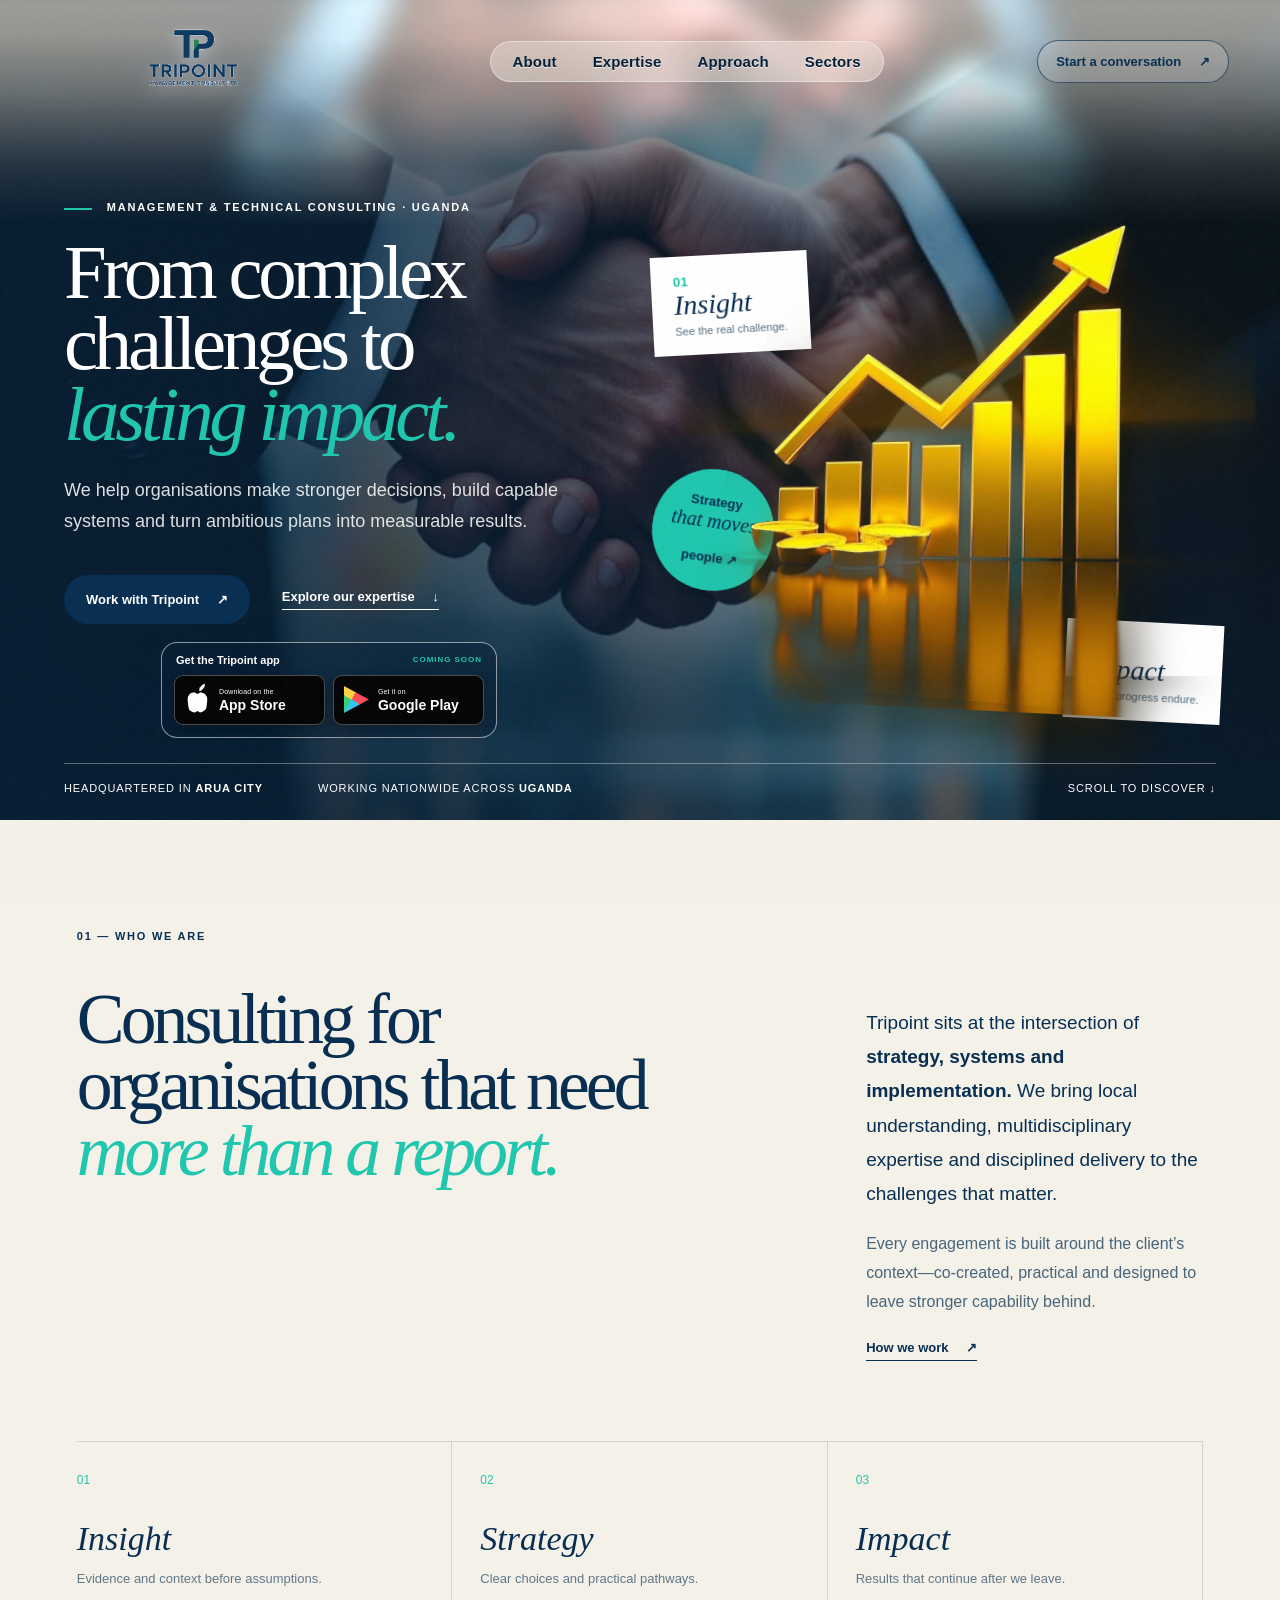
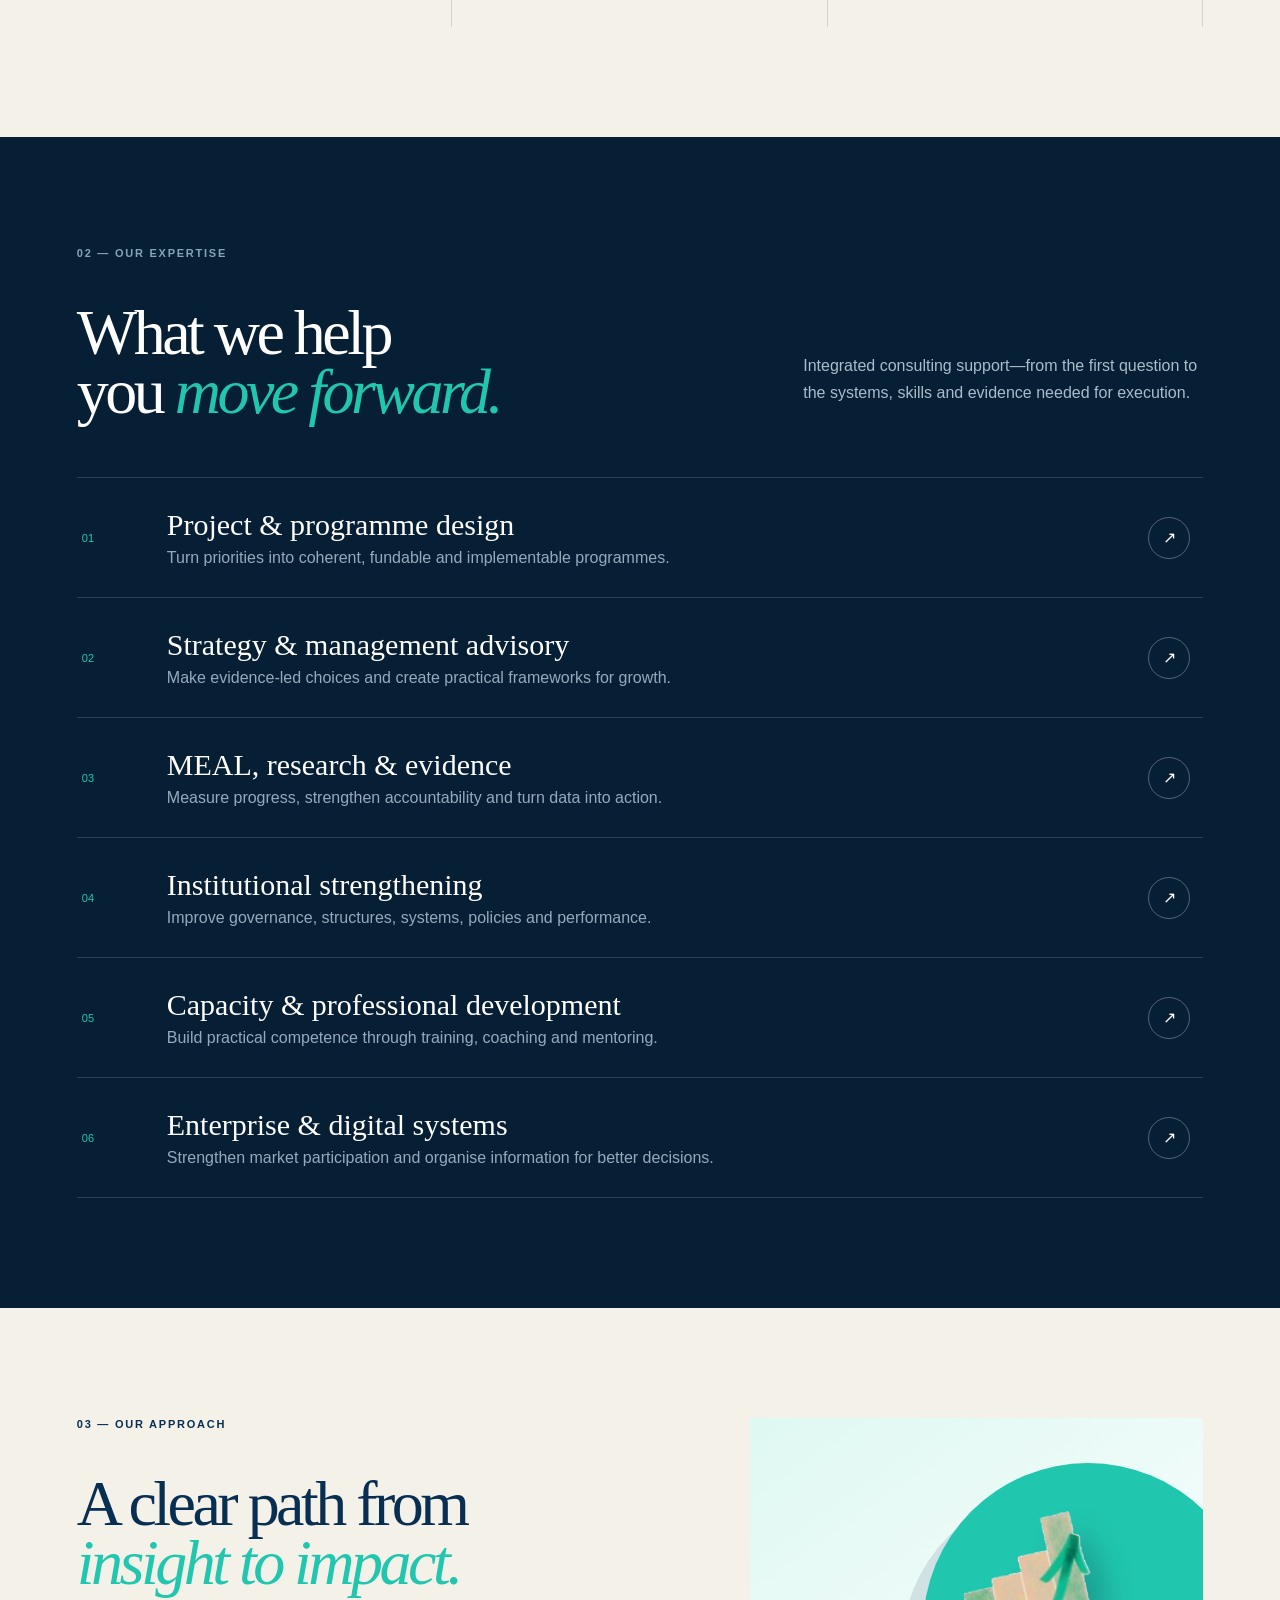
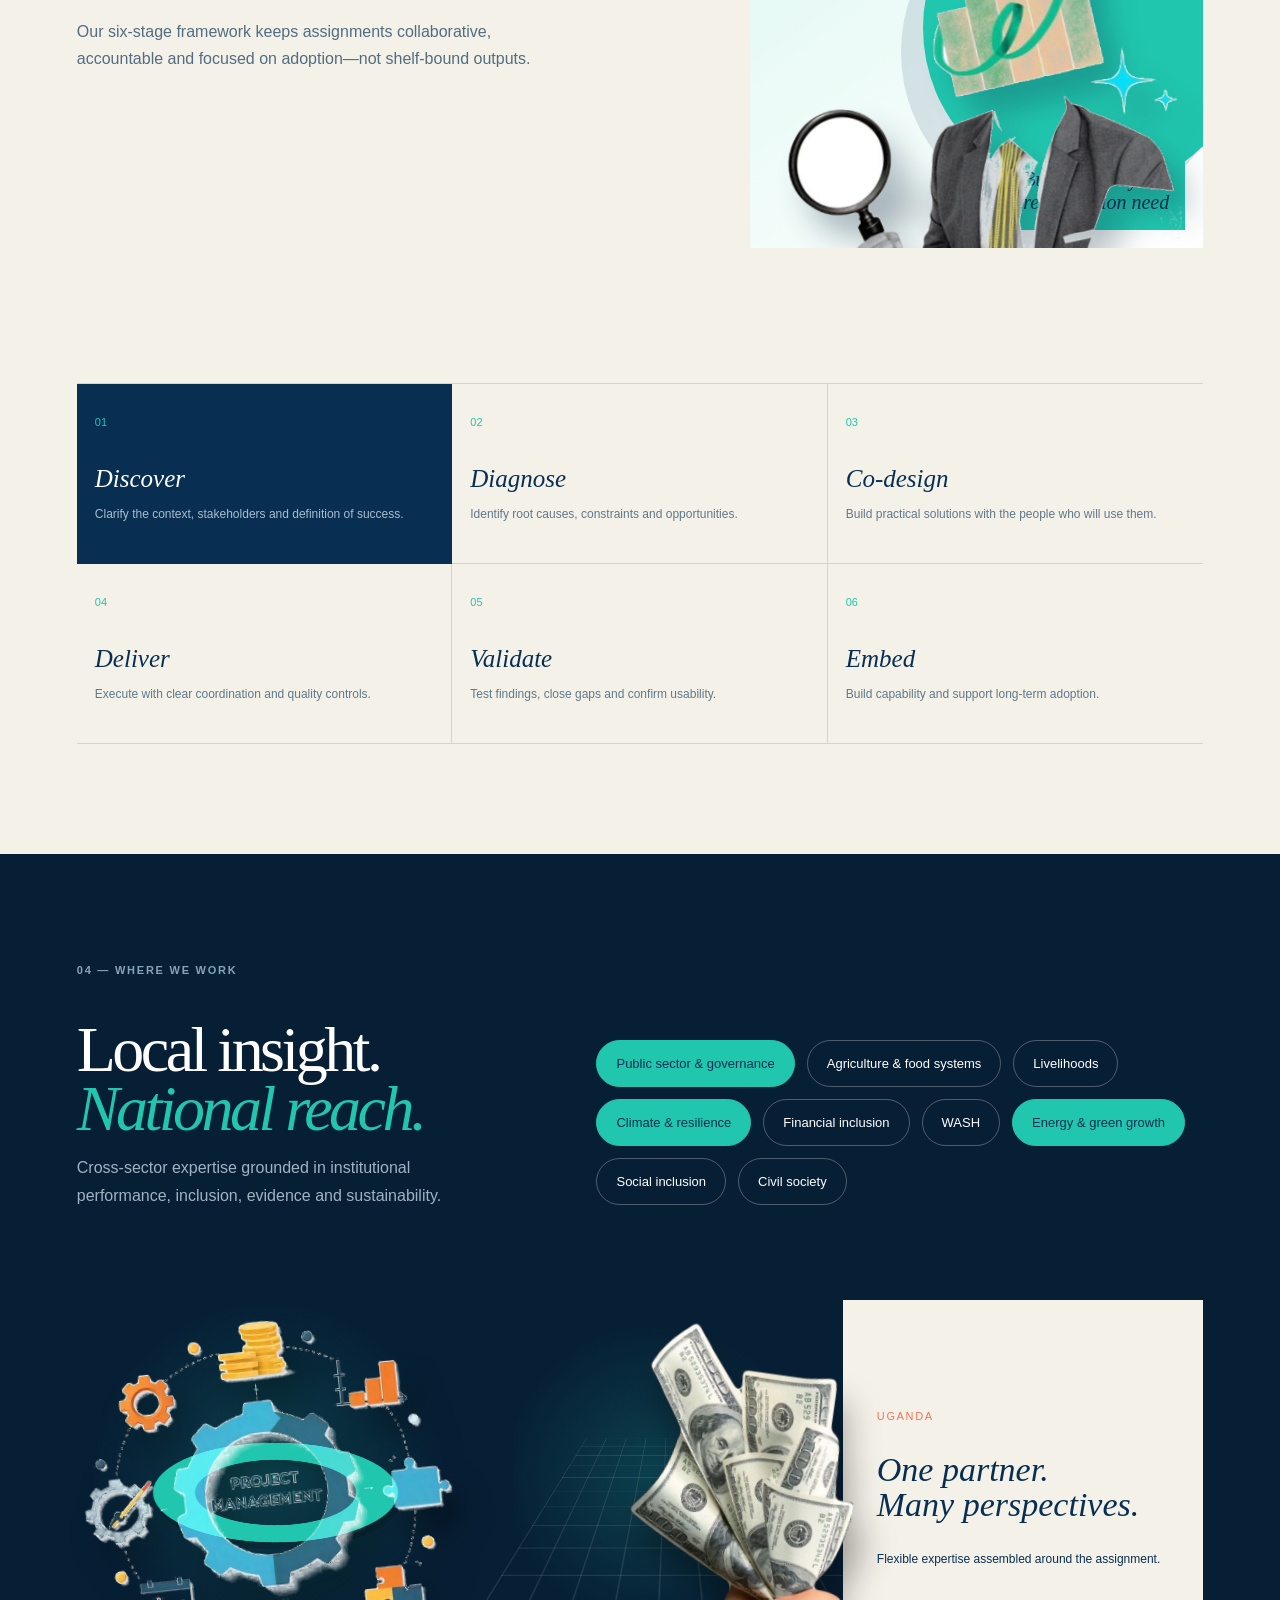
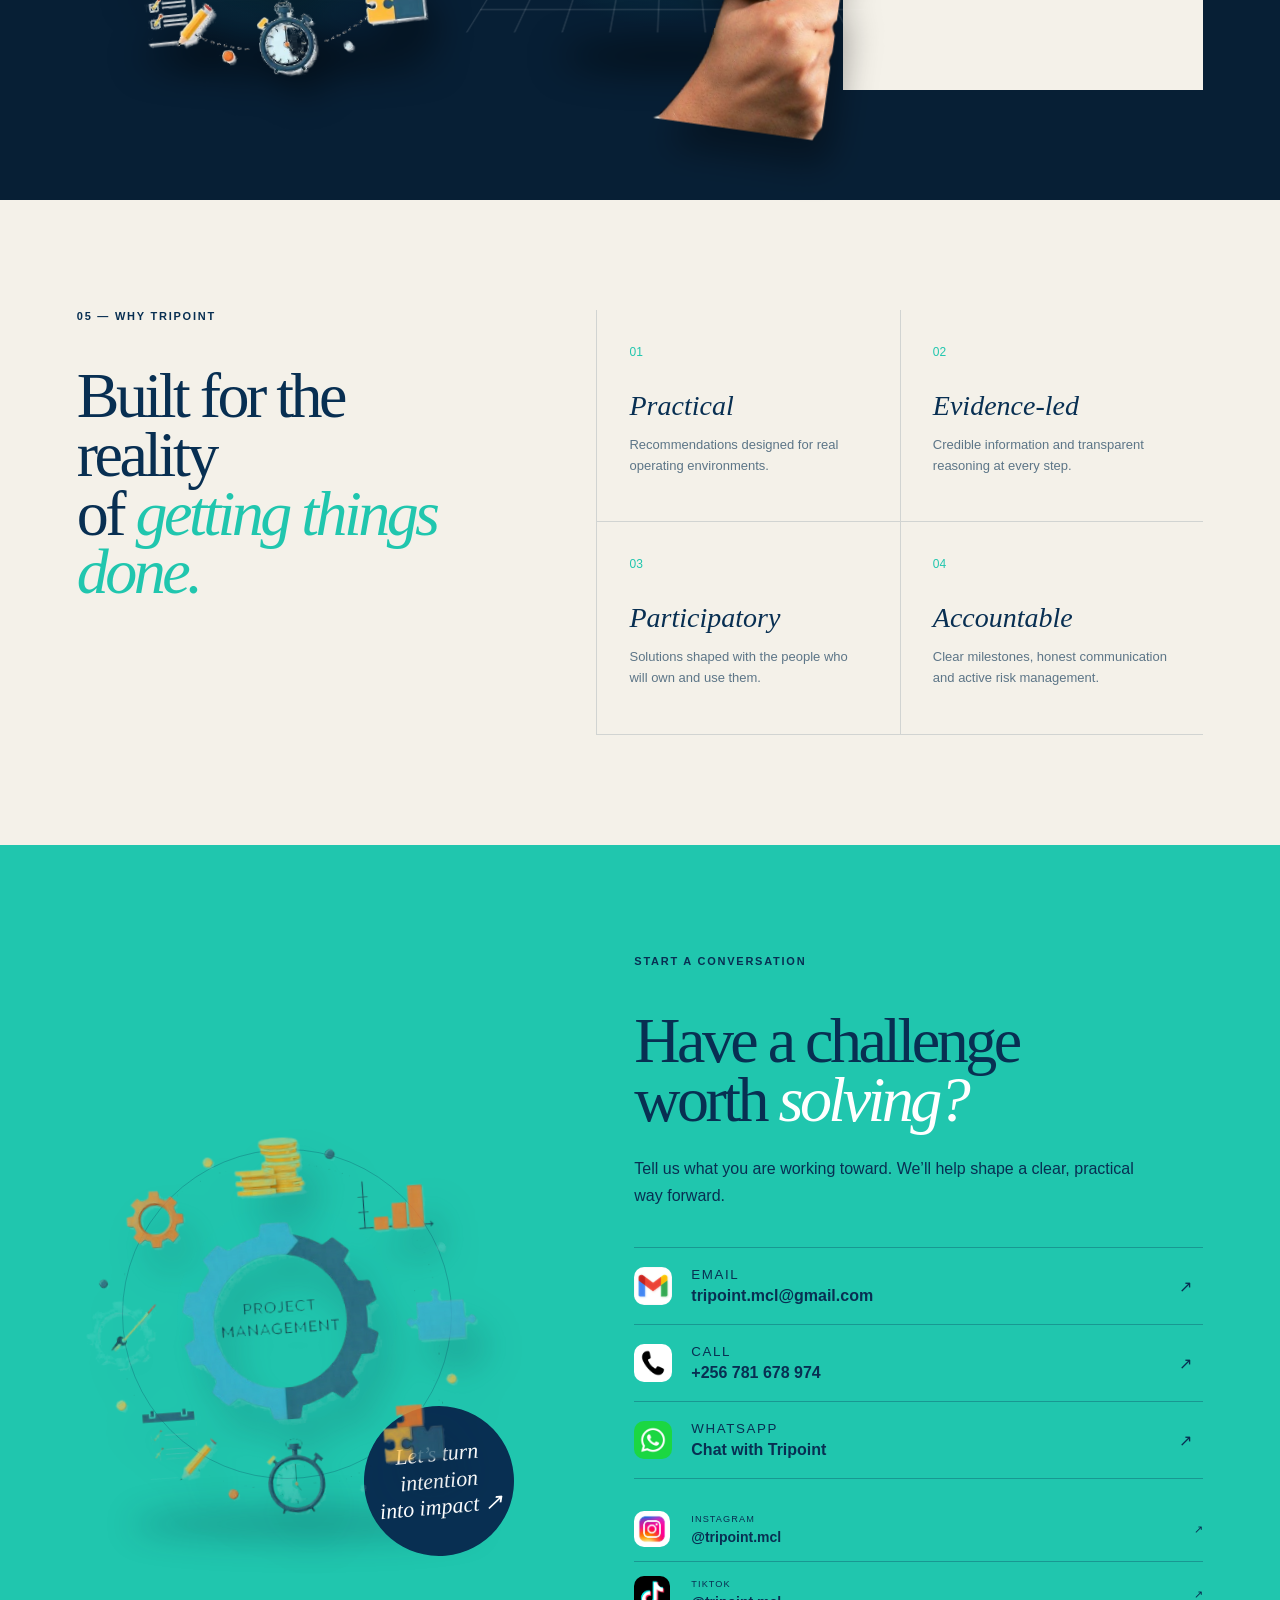
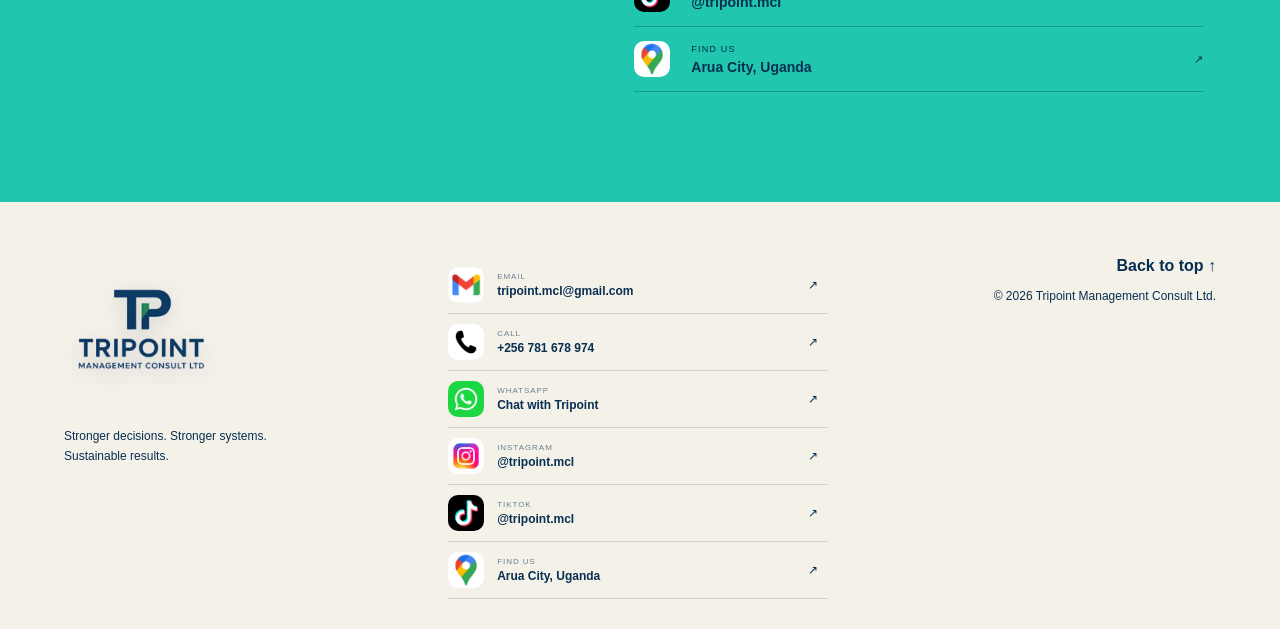
<file: index.html>
<!doctype html>
<html lang="en">
<head>
  <meta charset="UTF-8">
  <meta name="viewport" content="width=device-width, initial-scale=1.0">
  <meta name="description" content="Tripoint Management Consult Limited — practical, evidence-informed consulting for stronger institutions and sustainable results across Uganda.">
  <title>Tripoint Management Consult Limited</title>
  <link rel="stylesheet" href="styles.css">
  <script defer src="script.js"></script>
</head>
<body>
  <div class="noise" aria-hidden="true"></div>
  <header class="site-header" id="top">
    <a class="brand" href="#top" aria-label="Tripoint home"><img src="assets/tripoint-logo-transparent.png" alt="Tripoint Management Consult Limited"></a>
    <nav class="desktop-nav" aria-label="Primary navigation">
      <a href="about.html">About</a><a href="expertise.html">Expertise</a><a href="approach.html">Approach</a><a href="sectors.html">Sectors</a>
    </nav>
    <a class="nav-cta" href="contact.html">Start a conversation <span>↗</span></a>
    <button class="menu-toggle" aria-expanded="false" aria-controls="mobile-nav" aria-label="Open menu"><span></span><span></span><span></span></button>
    <nav class="mobile-nav" id="mobile-nav" aria-label="Mobile navigation"><a href="about.html">About</a><a href="expertise.html">Expertise</a><a href="approach.html">Approach</a><a href="sectors.html">Sectors</a><a href="contact.html">Contact</a></nav>
  </header>

  <main>
    <section class="hero">
      <div class="hero-copy reveal">
        <p class="eyebrow"><span></span> Management & technical consulting · Uganda</p>
        <h1>From complex<br>challenges to<br><em>lasting impact.</em></h1>
        <p class="hero-lede">We help organisations make stronger decisions, build capable systems and turn ambitious plans into measurable results.</p>
        <div class="hero-actions">
          <div class="hero-action-links"><a class="button primary" href="contact.html">Work with Tripoint <span>↗</span></a><a class="text-link" href="#services">Explore our expertise <span>↓</span></a></div>
          <div class="app-downloads" aria-label="Tripoint app downloads coming soon">
            <div class="app-downloads-heading"><strong>Get the Tripoint app</strong><span>Coming soon</span></div>
            <div class="store-links">
              <a class="store-badge apple-store" href="#" data-placeholder-link aria-disabled="true" aria-label="Download on the App Store — coming soon"><span class="store-icon apple-icon" aria-hidden="true">●</span><span><small>Download on the</small><strong>App Store</strong></span></a>
              <a class="store-badge play-store" href="#" data-placeholder-link aria-disabled="true" aria-label="Get it on Google Play — coming soon"><span class="store-icon play-icon" aria-hidden="true"></span><span><small>Get it on</small><strong>Google Play</strong></span></a>
            </div>
          </div>
        </div>
      </div>
      <div class="hero-art reveal" aria-label="A visual collage representing strategy, partnership and growth">
        <div class="hero-orbit orbit-one"></div><div class="hero-orbit orbit-two"></div>
        <img class="hero-cutout hero-consultant" src="assets/gold-growth-cutout.png" alt="Three-dimensional golden growth chart with an upward arrow and investment coins">
        <div class="floating-card card-insight"><small>01</small><strong>Insight</strong><p>See the real challenge.</p></div>
        <div class="floating-card card-impact"><small>03</small><strong>Impact</strong><p>Make progress endure.</p></div>
        <div class="stamp">Strategy<br><span>that moves</span><br>people ↗</div>
      </div>
      <div class="hero-footer"><p>Headquartered in <strong>Arua City</strong></p><p>Working nationwide across <strong>Uganda</strong></p><a href="#about">Scroll to discover <span>↓</span></a></div>
    </section>

    <section class="statement section" id="about">
      <div class="section-kicker reveal">01 — Who we are</div>
      <div class="statement-grid">
        <h2 class="reveal">Consulting for organisations that need <em>more than a report.</em></h2>
        <div class="statement-copy reveal"><p>Tripoint sits at the intersection of <strong>strategy, systems and implementation.</strong> We bring local understanding, multidisciplinary expertise and disciplined delivery to the challenges that matter.</p><p>Every engagement is built around the client’s context—co-created, practical and designed to leave stronger capability behind.</p><a class="text-link dark" href="#approach">How we work <span>↗</span></a></div>
      </div>
      <div class="principles reveal">
        <article><span>01</span><h3>Insight</h3><p>Evidence and context before assumptions.</p></article>
        <article><span>02</span><h3>Strategy</h3><p>Clear choices and practical pathways.</p></article>
        <article><span>03</span><h3>Impact</h3><p>Results that continue after we leave.</p></article>
      </div>
    </section>

    <section class="services section" id="services">
      <div class="services-heading reveal"><div><div class="section-kicker light">02 — Our expertise</div><h2>What we help<br>you <em>move forward.</em></h2></div><p>Integrated consulting support—from the first question to the systems, skills and evidence needed for execution.</p></div>
      <div class="service-list">
        <article class="service-item reveal"><span class="service-no">01</span><div><h3>Project & programme design</h3><p>Turn priorities into coherent, fundable and implementable programmes.</p></div><span class="service-arrow">↗</span></article>
        <article class="service-item reveal"><span class="service-no">02</span><div><h3>Strategy & management advisory</h3><p>Make evidence-led choices and create practical frameworks for growth.</p></div><span class="service-arrow">↗</span></article>
        <article class="service-item reveal"><span class="service-no">03</span><div><h3>MEAL, research & evidence</h3><p>Measure progress, strengthen accountability and turn data into action.</p></div><span class="service-arrow">↗</span></article>
        <article class="service-item reveal"><span class="service-no">04</span><div><h3>Institutional strengthening</h3><p>Improve governance, structures, systems, policies and performance.</p></div><span class="service-arrow">↗</span></article>
        <article class="service-item reveal"><span class="service-no">05</span><div><h3>Capacity & professional development</h3><p>Build practical competence through training, coaching and mentoring.</p></div><span class="service-arrow">↗</span></article>
        <article class="service-item reveal"><span class="service-no">06</span><div><h3>Enterprise & digital systems</h3><p>Strengthen market participation and organise information for better decisions.</p></div><span class="service-arrow">↗</span></article>
      </div>
    </section>

    <section class="approach section" id="approach">
      <div class="approach-intro reveal"><div class="section-kicker">03 — Our approach</div><h2>A clear path from<br><em>insight to impact.</em></h2><p>Our six-stage framework keeps assignments collaborative, accountable and focused on adoption—not shelf-bound outputs.</p></div>
      <div class="approach-visual reveal"><div class="depth-disc"></div><img src="assets/consultant-cutout.png" alt="A consultant analysing business growth"><span class="visual-label">Built around your<br>real decision need</span></div>
      <div class="steps reveal">
        <article class="active"><span>01</span><h3>Discover</h3><p>Clarify the context, stakeholders and definition of success.</p></article>
        <article><span>02</span><h3>Diagnose</h3><p>Identify root causes, constraints and opportunities.</p></article>
        <article><span>03</span><h3>Co-design</h3><p>Build practical solutions with the people who will use them.</p></article>
        <article><span>04</span><h3>Deliver</h3><p>Execute with clear coordination and quality controls.</p></article>
        <article><span>05</span><h3>Validate</h3><p>Test findings, close gaps and confirm usability.</p></article>
        <article><span>06</span><h3>Embed</h3><p>Build capability and support long-term adoption.</p></article>
      </div>
    </section>

    <section class="sectors section" id="sectors">
      <div class="section-kicker light reveal">04 — Where we work</div>
      <div class="sector-layout">
        <div class="sector-title reveal"><h2>Local insight.<br><em>National reach.</em></h2><p>Cross-sector expertise grounded in institutional performance, inclusion, evidence and sustainability.</p></div>
        <div class="sector-cloud reveal"><span>Public sector & governance</span><span>Agriculture & food systems</span><span>Livelihoods</span><span>Climate & resilience</span><span>Financial inclusion</span><span>WASH</span><span>Energy & green growth</span><span>Social inclusion</span><span>Civil society</span></div>
      </div>
      <div class="sector-collage reveal"><figure class="cutout-stage stage-project"><span class="stage-ring"></span><img src="assets/project-management-cutout.png" alt="Project management system"></figure><figure class="cutout-stage stage-capital"><span class="stage-grid"></span><img src="assets/capital-cutout.png" alt="Investment capital held in hand"></figure><div class="collage-note"><span>Uganda</span><strong>One partner.<br>Many perspectives.</strong><p>Flexible expertise assembled around the assignment.</p></div></div>
    </section>

    <section class="why section">
      <div class="why-copy reveal"><div class="section-kicker">05 — Why Tripoint</div><h2>Built for the reality<br>of <em>getting things done.</em></h2></div>
      <div class="why-grid reveal"><article><span>01</span><h3>Practical</h3><p>Recommendations designed for real operating environments.</p></article><article><span>02</span><h3>Evidence-led</h3><p>Credible information and transparent reasoning at every step.</p></article><article><span>03</span><h3>Participatory</h3><p>Solutions shaped with the people who will own and use them.</p></article><article><span>04</span><h3>Accountable</h3><p>Clear milestones, honest communication and active risk management.</p></article></div>
    </section>

    <section class="contact section" id="contact">
      <div class="contact-art reveal"><span class="contact-ring one"></span><span class="contact-ring two"></span><img src="assets/project-management-transparent.png" alt="Project management illustration"><div class="contact-badge">Let’s turn<br>intention<br>into impact ↗</div></div>
      <div class="contact-copy reveal"><div class="section-kicker">Start a conversation</div><h2>Have a challenge<br>worth <em>solving?</em></h2><p>Tell us what you are working toward. We’ll help shape a clear, practical way forward.</p><div class="contact-links icon-contact-links"><a href="mailto:tripoint.mcl@gmail.com"><img src="assets/gmail.jpg" alt=""><span><small>Email</small><strong>tripoint.mcl@gmail.com</strong></span><b>↗</b></a><a href="tel:+256781678974"><img src="assets/phone.jpg" alt=""><span><small>Call</small><strong>+256 781 678 974</strong></span><b>↗</b></a><a href="https://wa.me/256781678974" target="_blank" rel="noopener"><img src="assets/whatsapp.jpg" alt=""><span><small>WhatsApp</small><strong>Chat with Tripoint</strong></span><b>↗</b></a></div><div class="social-links contact-socials"><a href="https://www.instagram.com/" target="_blank" rel="noopener"><img src="assets/instagram.jpg" alt="Instagram"><span><small>Instagram</small><strong>@tripoint.mcl</strong></span><b>↗</b></a><a href="https://www.tiktok.com/" target="_blank" rel="noopener"><img src="assets/tiktok.jpg" alt="TikTok"><span><small>TikTok</small><strong>@tripoint.mcl</strong></span><b>↗</b></a><a href="https://www.google.com/maps/search/?api=1&query=Arua+City+Uganda" target="_blank" rel="noopener"><img src="assets/maps.jpg" alt="Google Maps"><span><small>Find us</small><strong>Arua City, Uganda</strong></span><b>↗</b></a></div></div>
    </section>
  </main>

  <footer><div class="footer-brand"><img src="assets/tripoint-logo-transparent.png" alt="Tripoint"><p>Stronger decisions. Stronger systems.<br>Sustainable results.</p></div><div class="social-links footer-socials"><a href="mailto:tripoint.mcl@gmail.com"><img src="assets/gmail.jpg" alt="Gmail"><span><small>Email</small><strong>tripoint.mcl@gmail.com</strong></span><b>↗</b></a><a href="tel:+256781678974"><img src="assets/phone.jpg" alt="Phone"><span><small>Call</small><strong>+256 781 678 974</strong></span><b>↗</b></a><a href="https://wa.me/256781678974" target="_blank" rel="noopener"><img src="assets/whatsapp.jpg" alt="WhatsApp"><span><small>WhatsApp</small><strong>Chat with Tripoint</strong></span><b>↗</b></a><a href="https://www.instagram.com/" target="_blank" rel="noopener"><img src="assets/instagram.jpg" alt="Instagram"><span><small>Instagram</small><strong>@tripoint.mcl</strong></span><b>↗</b></a><a href="https://www.tiktok.com/" target="_blank" rel="noopener"><img src="assets/tiktok.jpg" alt="TikTok"><span><small>TikTok</small><strong>@tripoint.mcl</strong></span><b>↗</b></a><a href="https://www.google.com/maps/search/?api=1&query=Arua+City+Uganda" target="_blank" rel="noopener"><img src="assets/maps.jpg" alt="Google Maps"><span><small>Find us</small><strong>Arua City, Uganda</strong></span><b>↗</b></a></div><div class="footer-end"><a class="back-to-top" href="#top">Back to top ↑</a><p>© <span id="year"></span> Tripoint Management Consult Ltd.</p></div></footer>
</body>
</html>
</file>
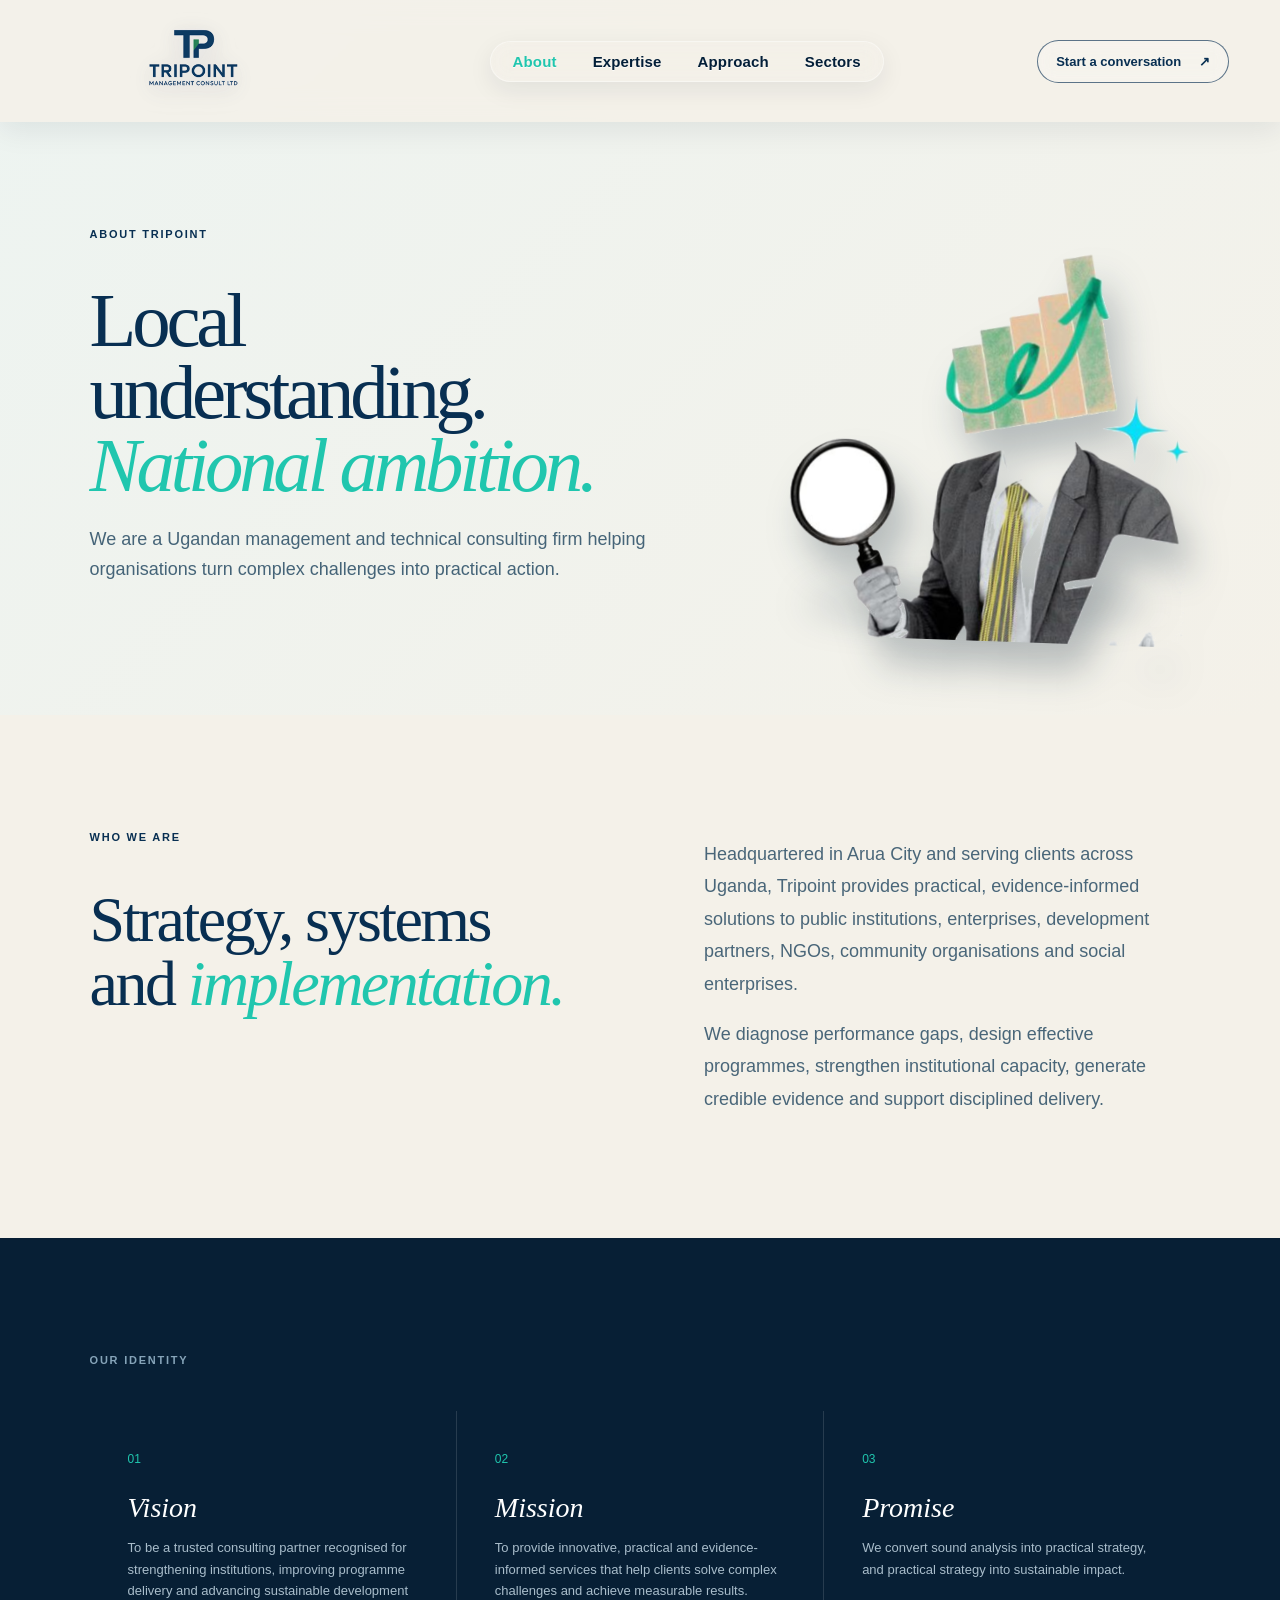
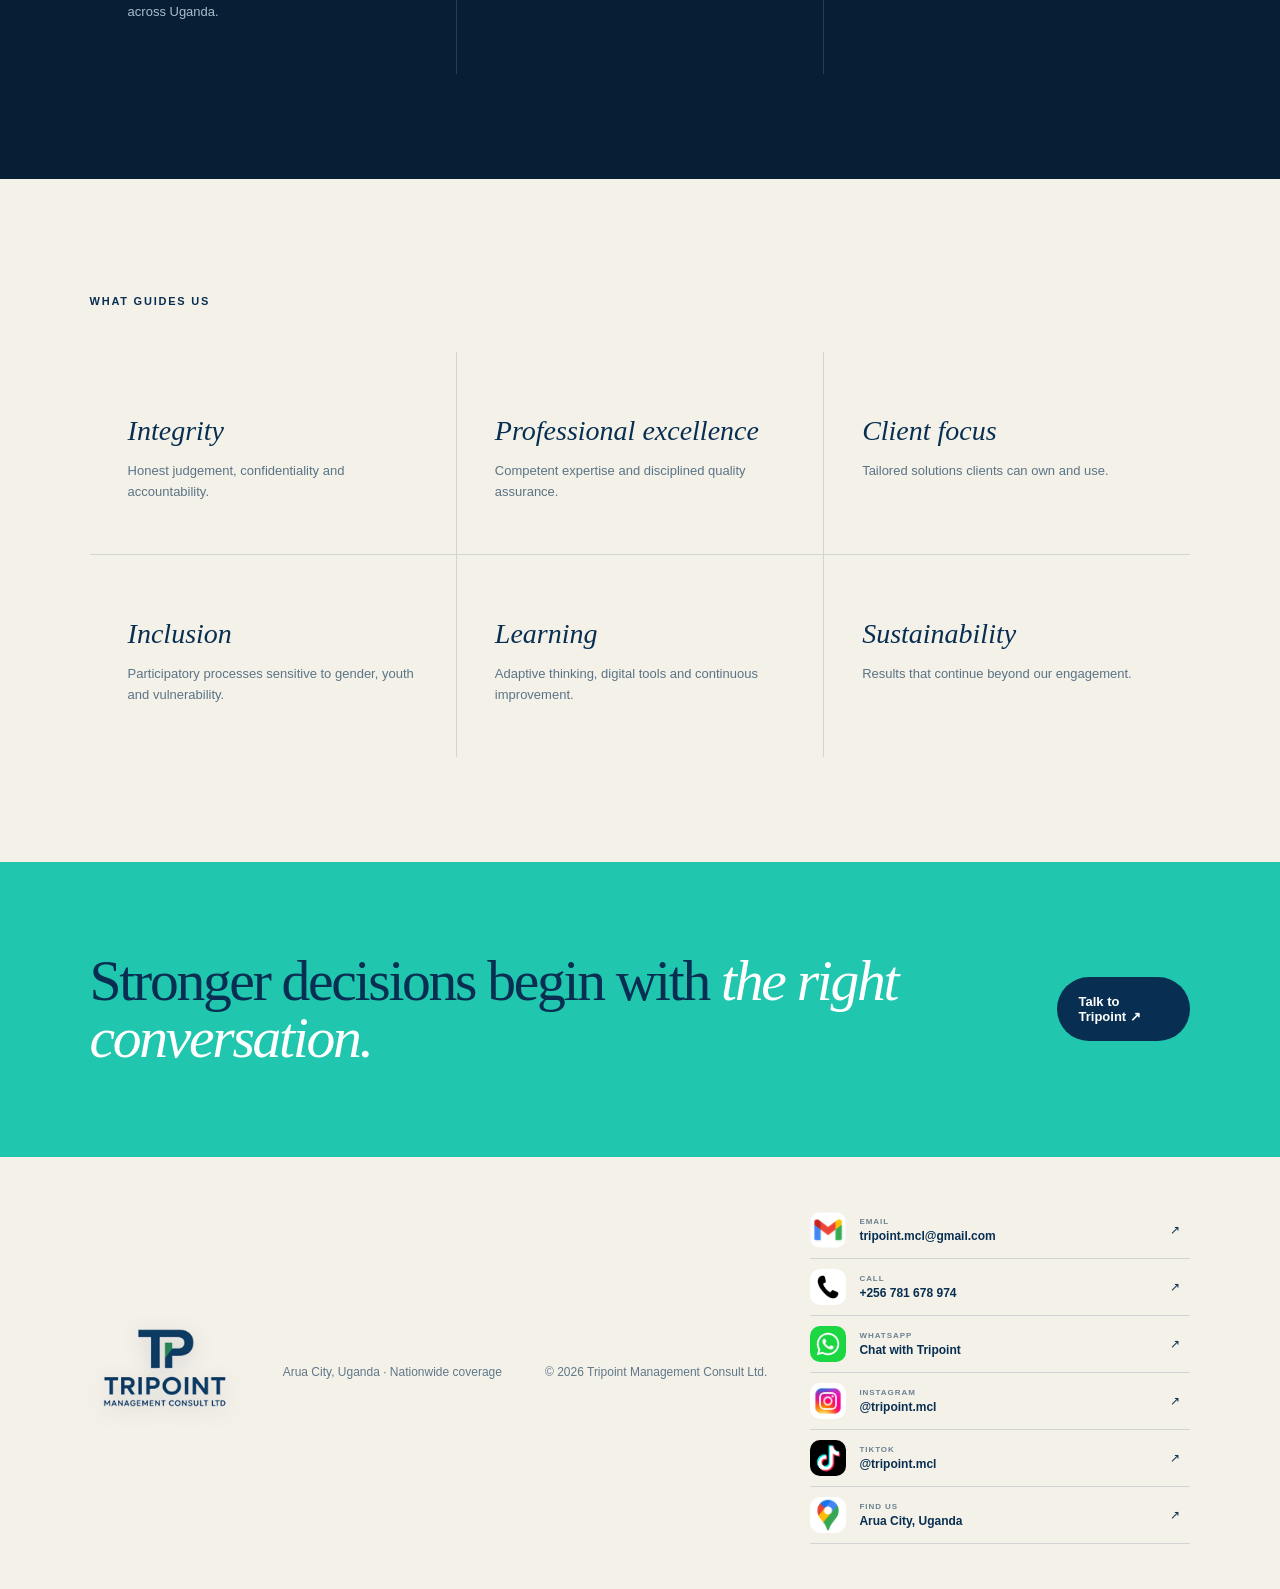
<file: about.html>
<!doctype html><html lang="en"><head><meta charset="UTF-8"><meta name="viewport" content="width=device-width,initial-scale=1"><meta name="description" content="About Tripoint Management Consult Limited."><title>About | Tripoint Management Consult</title><link rel="stylesheet" href="styles.css"><script defer src="script.js"></script></head>
<body class="inner-page"><header class="site-header"><a class="brand" href="index.html"><img src="assets/tripoint-logo-transparent.png" alt="Tripoint"></a><nav class="desktop-nav"><a class="active" href="about.html">About</a><a href="expertise.html">Expertise</a><a href="approach.html">Approach</a><a href="sectors.html">Sectors</a></nav><a class="nav-cta" href="contact.html">Start a conversation <span>↗</span></a><button class="menu-toggle" aria-expanded="false" aria-controls="mobile-nav" aria-label="Open menu"><span></span><span></span><span></span></button><nav class="mobile-nav" id="mobile-nav"><a href="about.html">About</a><a href="expertise.html">Expertise</a><a href="approach.html">Approach</a><a href="sectors.html">Sectors</a><a href="contact.html">Contact</a></nav></header>
<main><section class="page-hero"><div class="reveal"><p class="section-kicker">About Tripoint</p><h1>Local understanding.<br><em>National ambition.</em></h1><p>We are a Ugandan management and technical consulting firm helping organisations turn complex challenges into practical action.</p></div><div class="page-hero-art reveal"><img src="assets/consultant-cutout.png" alt="Consultant analysing growth"></div></section>
<section class="page-section split"><div><p class="section-kicker">Who we are</p><h2>Strategy, systems and <em>implementation.</em></h2></div><div class="prose"><p>Headquartered in Arua City and serving clients across Uganda, Tripoint provides practical, evidence-informed solutions to public institutions, enterprises, development partners, NGOs, community organisations and social enterprises.</p><p>We diagnose performance gaps, design effective programmes, strengthen institutional capacity, generate credible evidence and support disciplined delivery.</p></div></section>
<section class="page-section dark-panel"><p class="section-kicker light">Our identity</p><div class="value-grid"><article><span>01</span><h3>Vision</h3><p>To be a trusted consulting partner recognised for strengthening institutions, improving programme delivery and advancing sustainable development across Uganda.</p></article><article><span>02</span><h3>Mission</h3><p>To provide innovative, practical and evidence-informed services that help clients solve complex challenges and achieve measurable results.</p></article><article><span>03</span><h3>Promise</h3><p>We convert sound analysis into practical strategy, and practical strategy into sustainable impact.</p></article></div></section>
<section class="page-section"><p class="section-kicker">What guides us</p><div class="compact-grid"><article><h3>Integrity</h3><p>Honest judgement, confidentiality and accountability.</p></article><article><h3>Professional excellence</h3><p>Competent expertise and disciplined quality assurance.</p></article><article><h3>Client focus</h3><p>Tailored solutions clients can own and use.</p></article><article><h3>Inclusion</h3><p>Participatory processes sensitive to gender, youth and vulnerability.</p></article><article><h3>Learning</h3><p>Adaptive thinking, digital tools and continuous improvement.</p></article><article><h3>Sustainability</h3><p>Results that continue beyond our engagement.</p></article></div></section><section class="page-cta"><h2>Stronger decisions begin with <em>the right conversation.</em></h2><a class="button primary" href="contact.html">Talk to Tripoint ↗</a></section></main><footer class="simple-footer"><img src="assets/tripoint-logo-transparent.png" alt="Tripoint"><p>Arua City, Uganda · Nationwide coverage</p><p>© <span id="year"></span> Tripoint Management Consult Ltd.</p></footer></body></html>
</file>
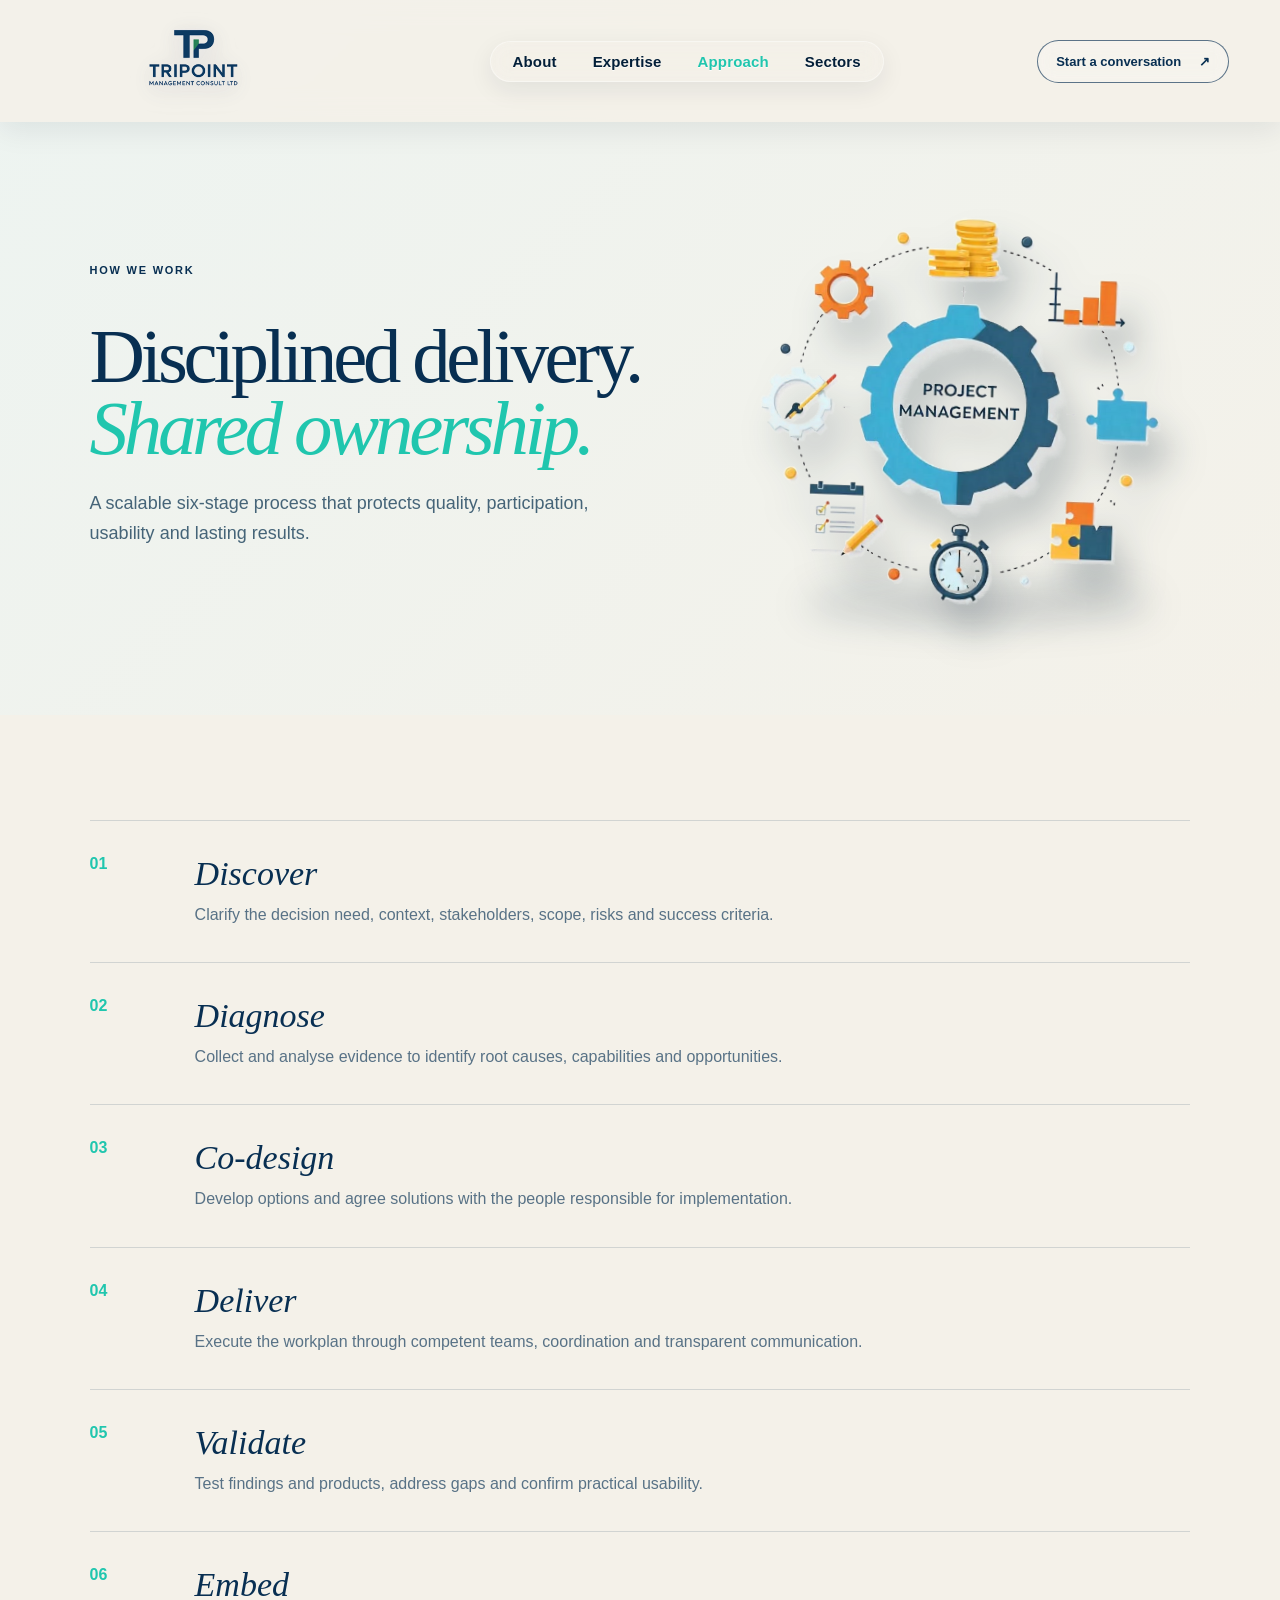
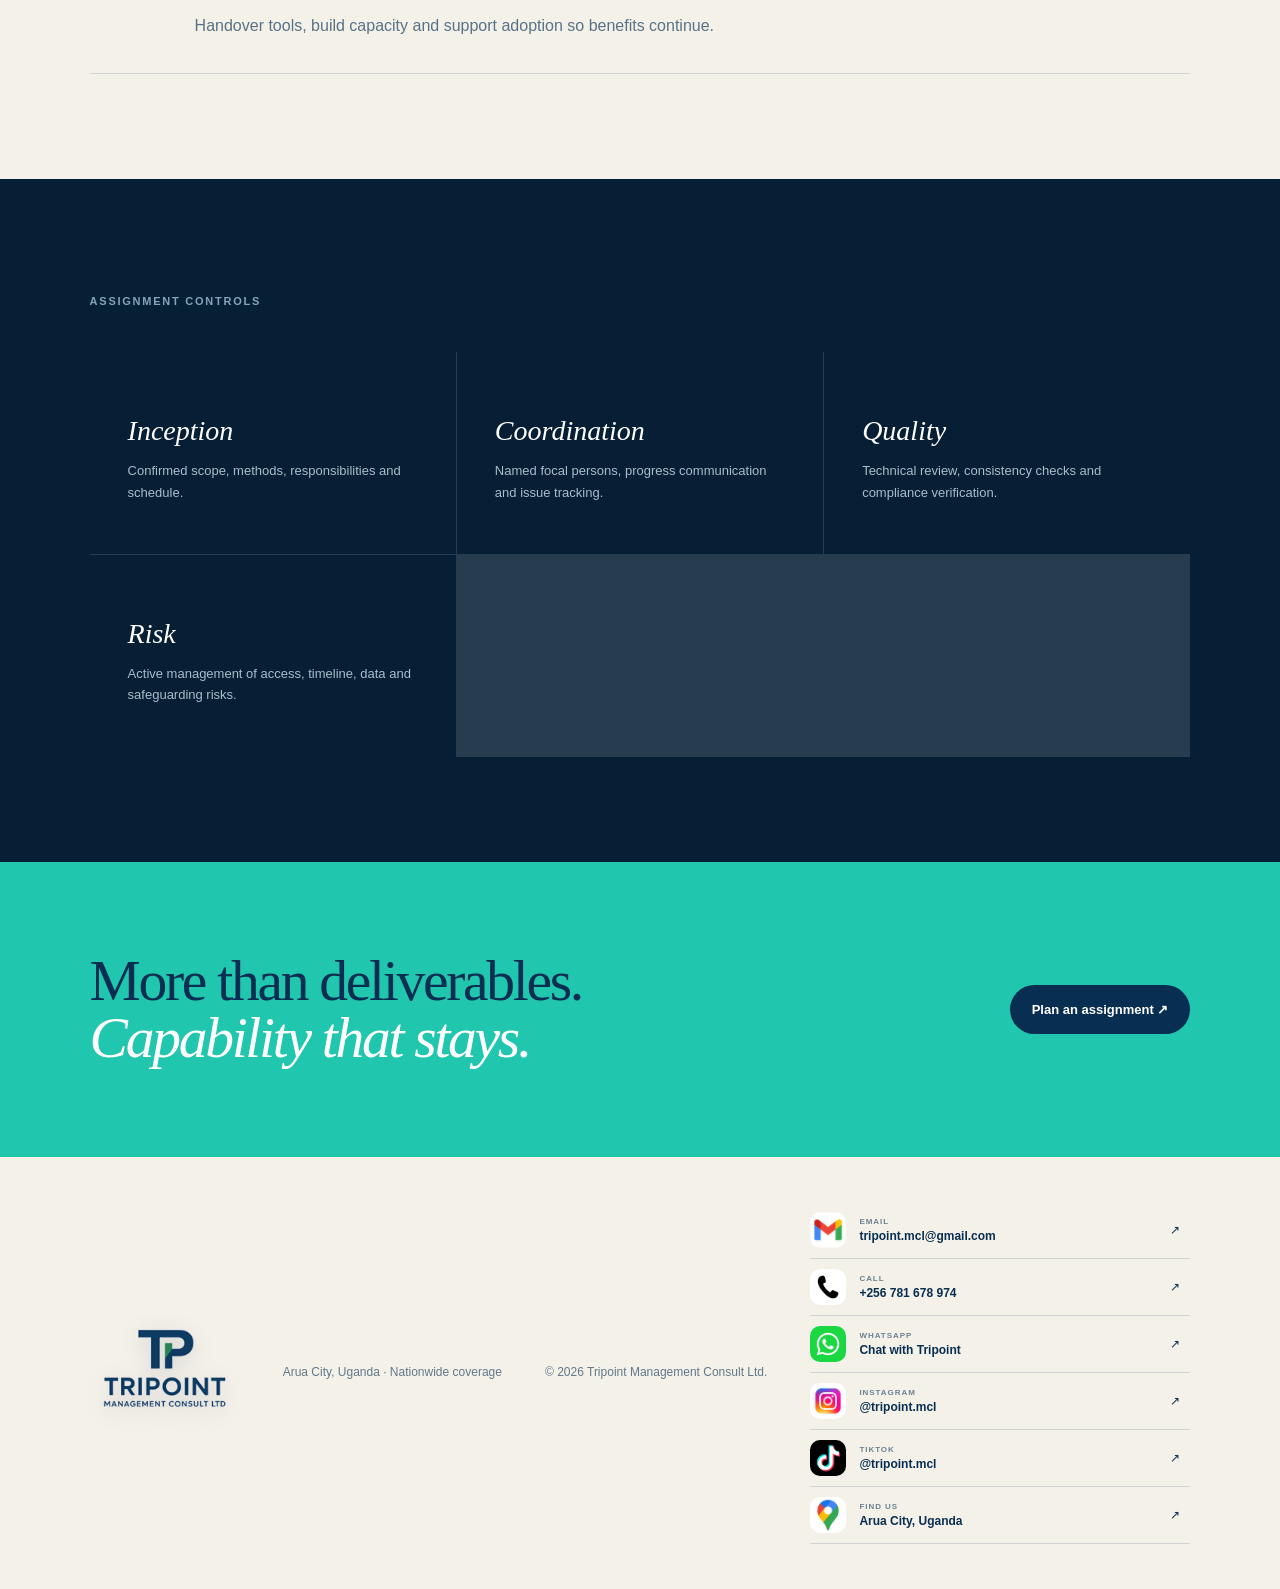
<file: approach.html>
<!doctype html><html lang="en"><head><meta charset="UTF-8"><meta name="viewport" content="width=device-width,initial-scale=1"><meta name="description" content="The Tripoint delivery framework."><title>Approach | Tripoint</title><link rel="stylesheet" href="styles.css"><script defer src="script.js"></script></head><body class="inner-page"><header class="site-header"><a class="brand" href="index.html"><img src="assets/tripoint-logo-transparent.png" alt="Tripoint"></a><nav class="desktop-nav"><a href="about.html">About</a><a href="expertise.html">Expertise</a><a class="active" href="approach.html">Approach</a><a href="sectors.html">Sectors</a></nav><a class="nav-cta" href="contact.html">Start a conversation <span>↗</span></a><button class="menu-toggle" aria-expanded="false" aria-controls="mobile-nav"><span></span><span></span><span></span></button><nav class="mobile-nav" id="mobile-nav"><a href="about.html">About</a><a href="expertise.html">Expertise</a><a href="approach.html">Approach</a><a href="sectors.html">Sectors</a><a href="contact.html">Contact</a></nav></header><main><section class="page-hero"><div class="reveal"><p class="section-kicker">How we work</p><h1>Disciplined delivery.<br><em>Shared ownership.</em></h1><p>A scalable six-stage process that protects quality, participation, usability and lasting results.</p></div><div class="page-hero-art reveal"><img src="assets/project-management-cutout.png" alt="Project management framework"></div></section><section class="page-section"><div class="process-list"><article><b>01</b><div><h3>Discover</h3><p>Clarify the decision need, context, stakeholders, scope, risks and success criteria.</p></div></article><article><b>02</b><div><h3>Diagnose</h3><p>Collect and analyse evidence to identify root causes, capabilities and opportunities.</p></div></article><article><b>03</b><div><h3>Co-design</h3><p>Develop options and agree solutions with the people responsible for implementation.</p></div></article><article><b>04</b><div><h3>Deliver</h3><p>Execute the workplan through competent teams, coordination and transparent communication.</p></div></article><article><b>05</b><div><h3>Validate</h3><p>Test findings and products, address gaps and confirm practical usability.</p></div></article><article><b>06</b><div><h3>Embed</h3><p>Handover tools, build capacity and support adoption so benefits continue.</p></div></article></div></section><section class="page-section dark-panel"><p class="section-kicker light">Assignment controls</p><div class="compact-grid"><article><h3>Inception</h3><p>Confirmed scope, methods, responsibilities and schedule.</p></article><article><h3>Coordination</h3><p>Named focal persons, progress communication and issue tracking.</p></article><article><h3>Quality</h3><p>Technical review, consistency checks and compliance verification.</p></article><article><h3>Risk</h3><p>Active management of access, timeline, data and safeguarding risks.</p></article></div></section><section class="page-cta"><h2>More than deliverables.<br><em>Capability that stays.</em></h2><a class="button primary" href="contact.html">Plan an assignment ↗</a></section></main><footer class="simple-footer"><img src="assets/tripoint-logo-transparent.png" alt="Tripoint"><p>Arua City, Uganda · Nationwide coverage</p><p>© <span id="year"></span> Tripoint Management Consult Ltd.</p></footer></body></html>
</file>
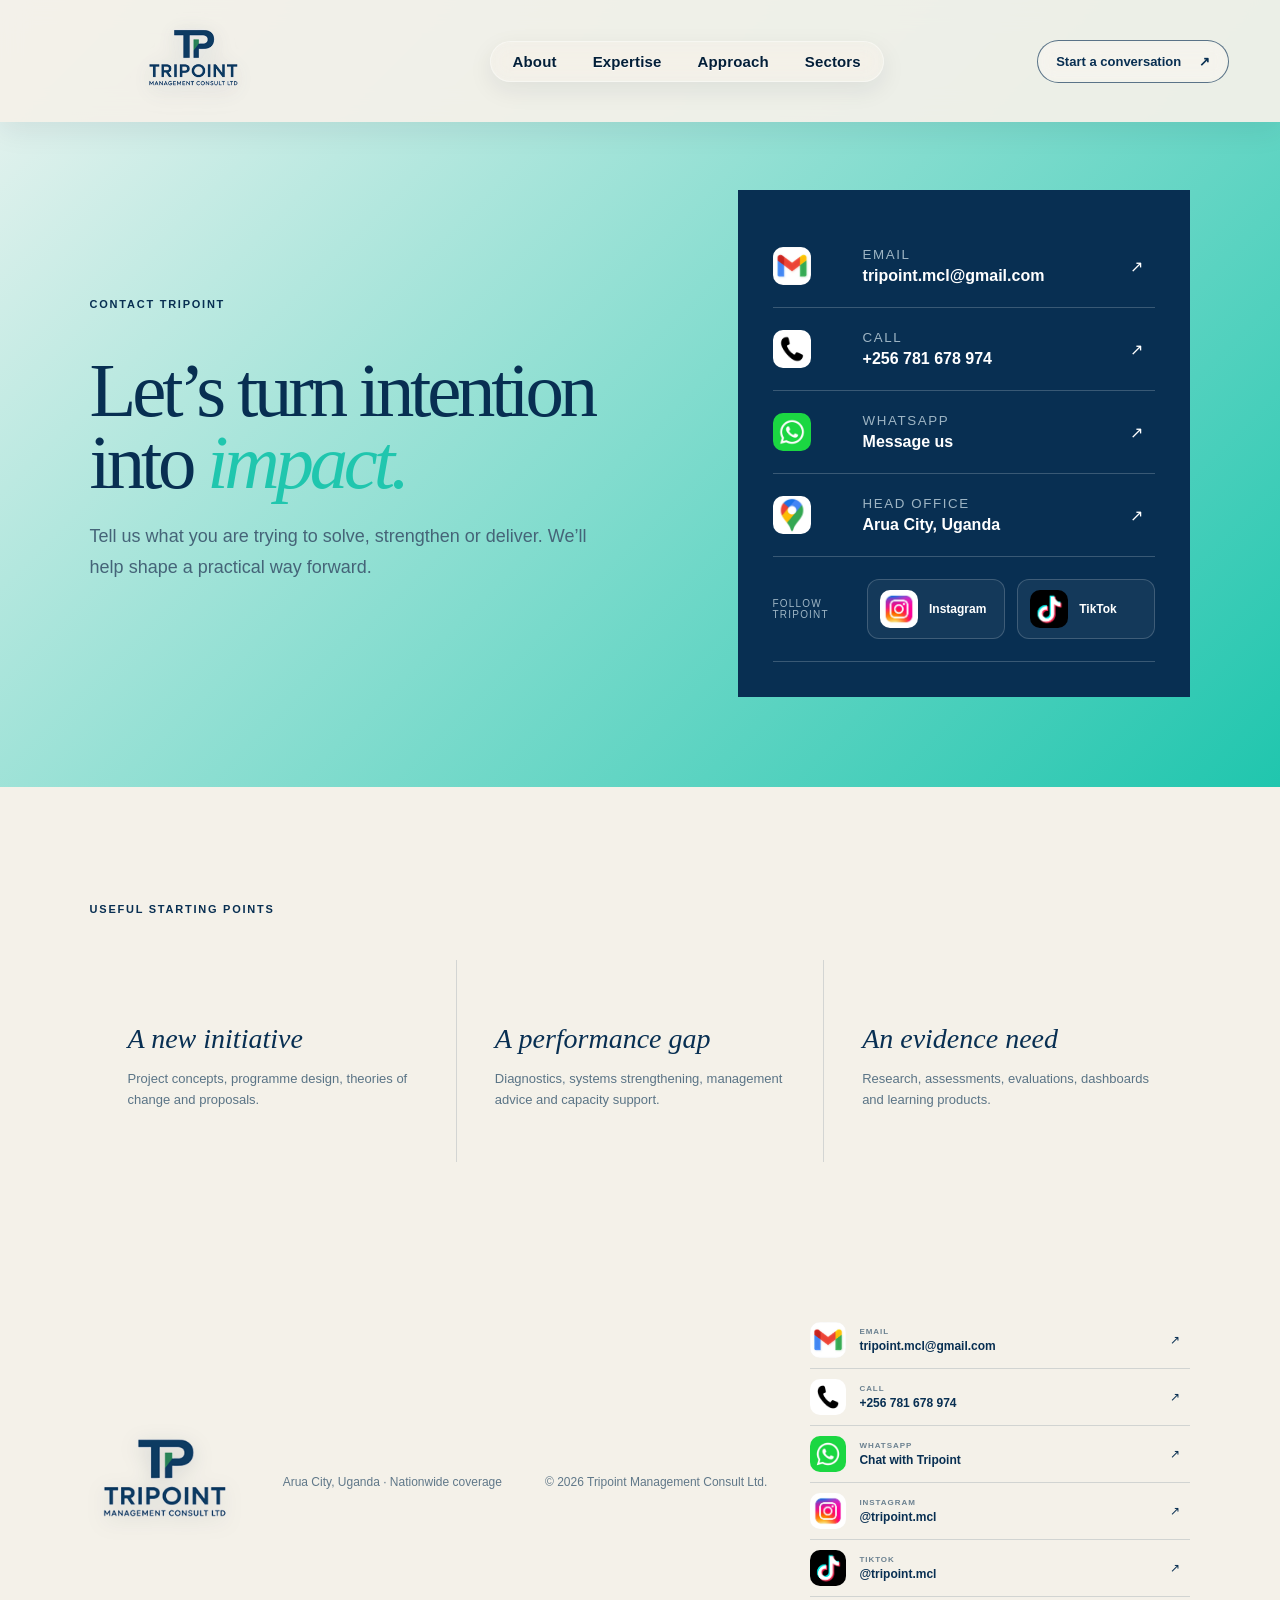
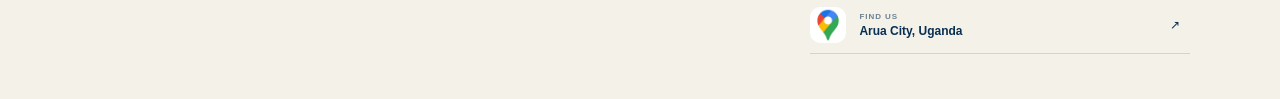
<file: contact.html>
<!doctype html>
<html lang="en">
<head>
  <meta charset="UTF-8">
  <meta name="viewport" content="width=device-width,initial-scale=1">
  <meta name="description" content="Contact Tripoint Management Consult Limited.">
  <title>Contact | Tripoint</title>
  <link rel="stylesheet" href="styles.css">
  <script defer src="script.js"></script>
</head>
<body class="inner-page">
  <header class="site-header">
    <a class="brand" href="index.html"><img src="assets/tripoint-logo-transparent.png" alt="Tripoint"></a>
    <nav class="desktop-nav"><a href="about.html">About</a><a href="expertise.html">Expertise</a><a href="approach.html">Approach</a><a href="sectors.html">Sectors</a></nav>
    <a class="nav-cta active" href="contact.html">Start a conversation <span>↗</span></a>
    <button class="menu-toggle" aria-expanded="false" aria-controls="mobile-nav" aria-label="Open menu"><span></span><span></span><span></span></button>
    <nav class="mobile-nav" id="mobile-nav"><a href="about.html">About</a><a href="expertise.html">Expertise</a><a href="approach.html">Approach</a><a href="sectors.html">Sectors</a><a href="contact.html">Contact</a></nav>
  </header>
  <main>
    <section class="contact-page">
      <div class="reveal"><p class="section-kicker">Contact Tripoint</p><h1>Let’s turn intention<br>into <em>impact.</em></h1><p>Tell us what you are trying to solve, strengthen or deliver. We’ll help shape a practical way forward.</p></div>
      <div class="contact-panel reveal">
        <a href="mailto:tripoint.mcl@gmail.com"><img src="assets/gmail.jpg" alt=""><span><small>Email</small><strong>tripoint.mcl@gmail.com</strong></span><b>↗</b></a>
        <a href="tel:+256781678974"><img src="assets/phone.jpg" alt=""><span><small>Call</small><strong>+256 781 678 974</strong></span><b>↗</b></a>
        <a href="https://wa.me/256781678974" target="_blank" rel="noopener"><img src="assets/whatsapp.jpg" alt=""><span><small>WhatsApp</small><strong>Message us</strong></span><b>↗</b></a>
        <a href="https://www.google.com/maps/search/?api=1&query=Arua+City+Uganda" target="_blank" rel="noopener"><img src="assets/maps.jpg" alt=""><span><small>Head office</small><strong>Arua City, Uganda</strong></span><b>↗</b></a>
        <div class="contact-panel-socials"><span>Follow Tripoint</span><div class="social-links"><a href="https://www.instagram.com/" target="_blank" rel="noopener" aria-label="Instagram placeholder"><img src="assets/instagram.jpg" alt=""></a><a href="https://www.tiktok.com/" target="_blank" rel="noopener" aria-label="TikTok placeholder"><img src="assets/tiktok.jpg" alt=""></a></div></div>
      </div>
    </section>
    <section class="page-section"><p class="section-kicker">Useful starting points</p><div class="compact-grid"><article><h3>A new initiative</h3><p>Project concepts, programme design, theories of change and proposals.</p></article><article><h3>A performance gap</h3><p>Diagnostics, systems strengthening, management advice and capacity support.</p></article><article><h3>An evidence need</h3><p>Research, assessments, evaluations, dashboards and learning products.</p></article></div></section>
  </main>
  <footer class="simple-footer"><img src="assets/tripoint-logo-transparent.png" alt="Tripoint"><p>Arua City, Uganda · Nationwide coverage</p><p>© <span id="year"></span> Tripoint Management Consult Ltd.</p></footer>
</body>
</html>
</file>
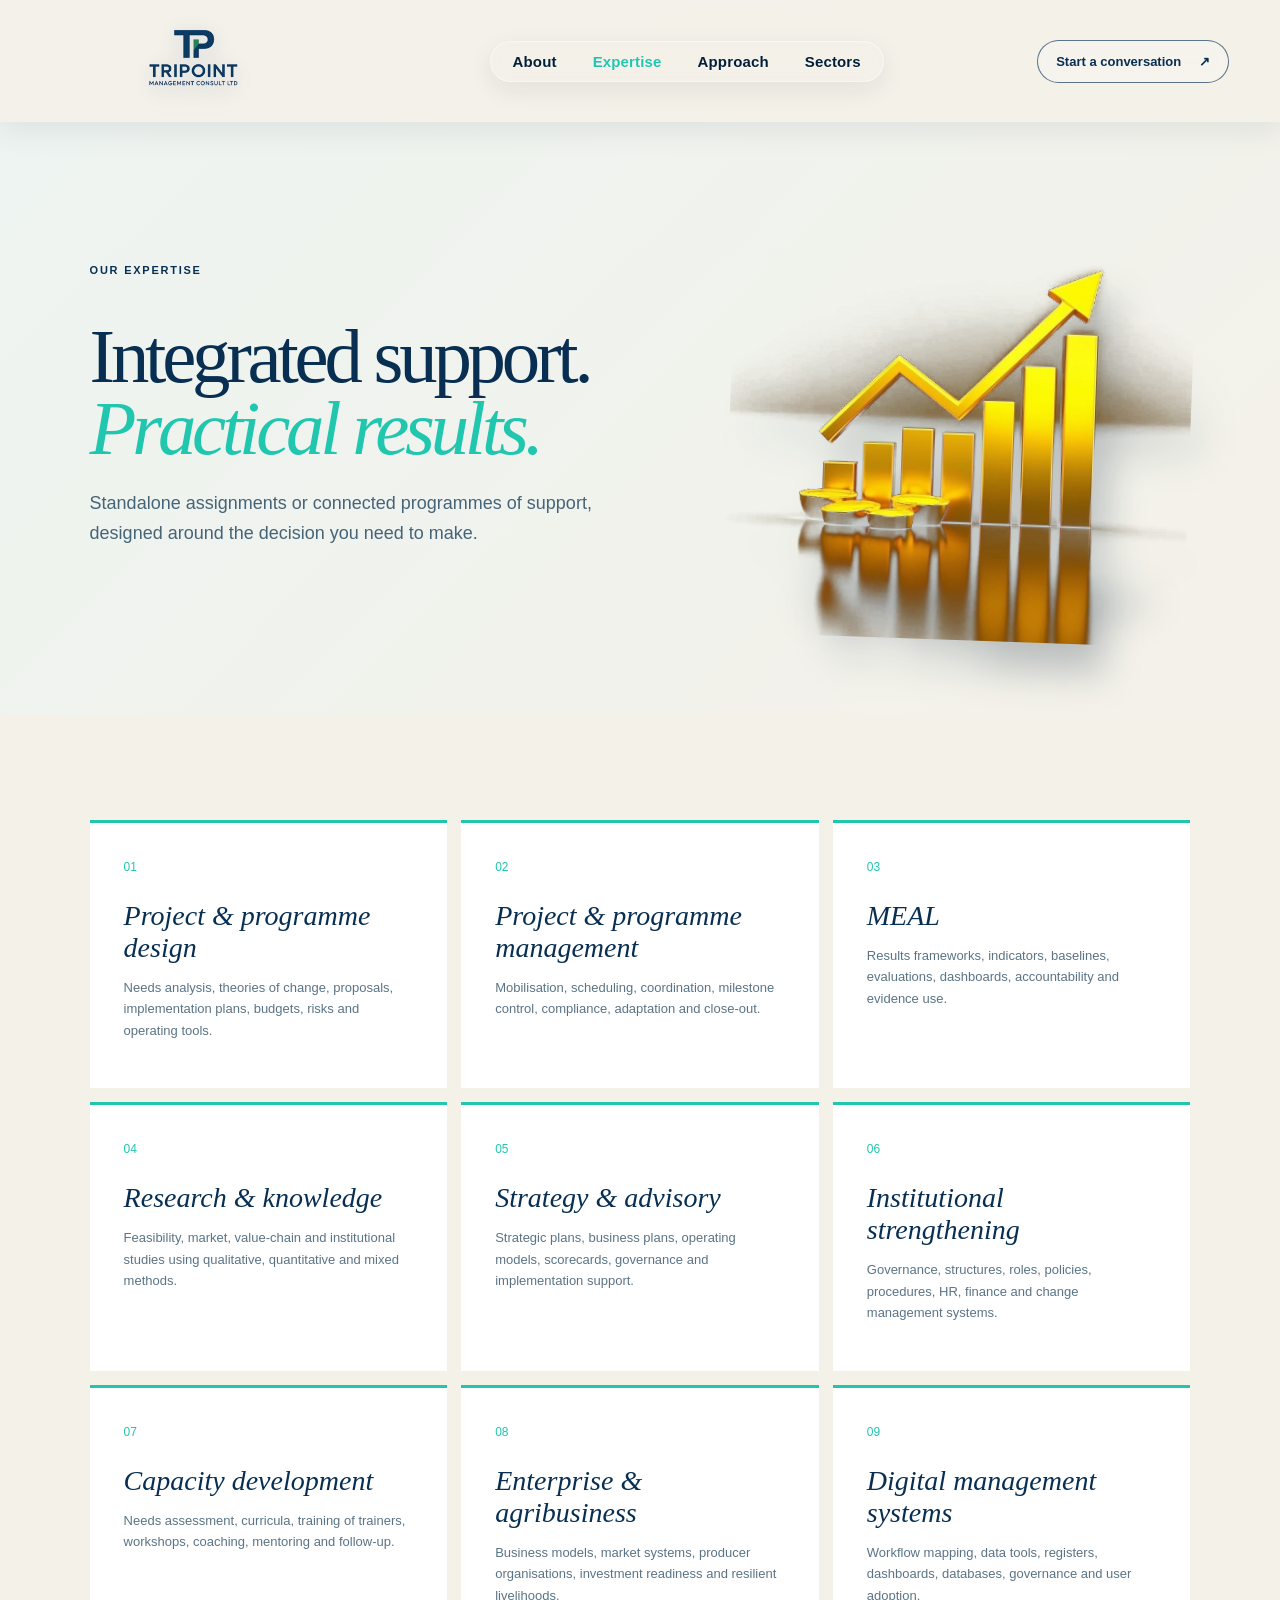
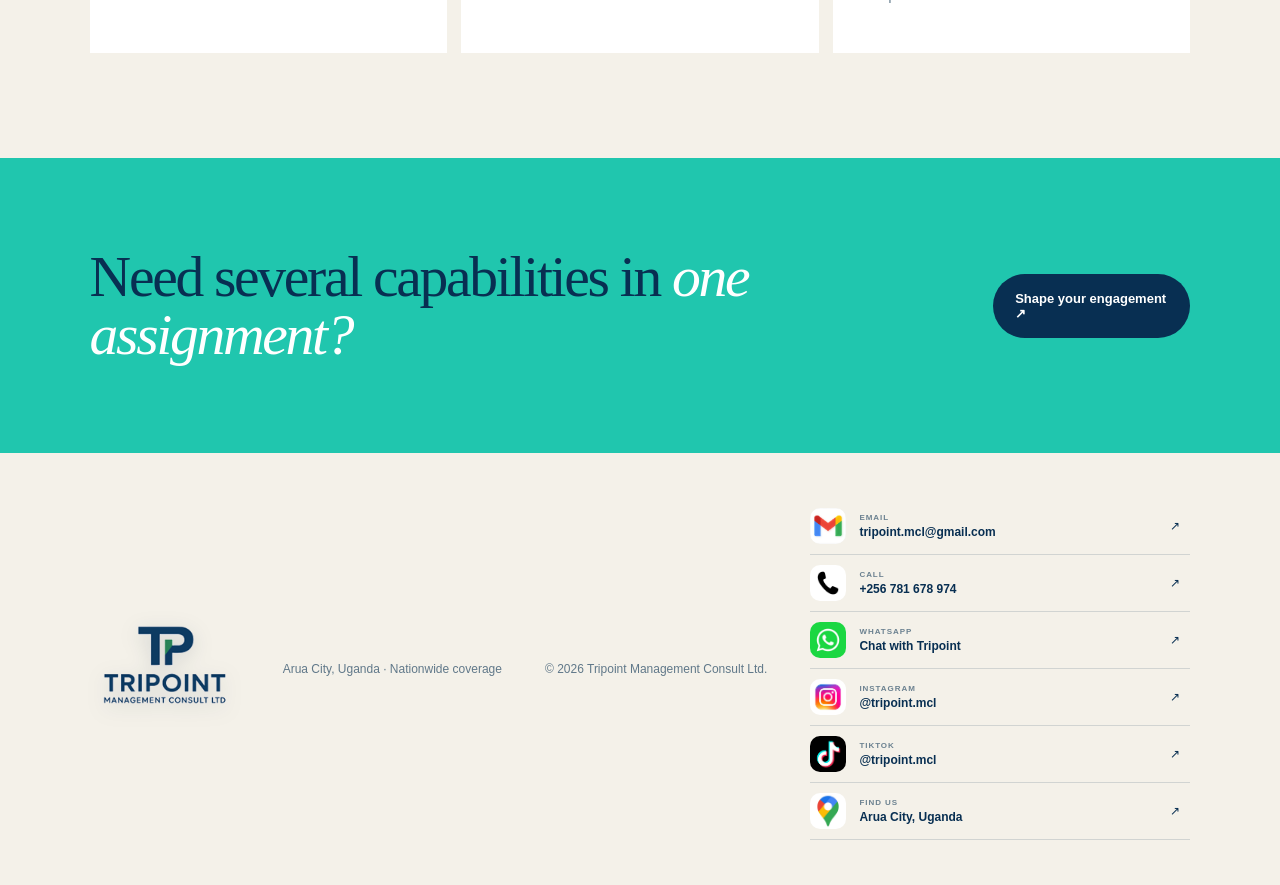
<file: expertise.html>
<!doctype html><html lang="en"><head><meta charset="UTF-8"><meta name="viewport" content="width=device-width,initial-scale=1"><meta name="description" content="Tripoint consulting services and expertise."><title>Expertise | Tripoint</title><link rel="stylesheet" href="styles.css"><script defer src="script.js"></script></head><body class="inner-page"><header class="site-header"><a class="brand" href="index.html"><img src="assets/tripoint-logo-transparent.png" alt="Tripoint"></a><nav class="desktop-nav"><a href="about.html">About</a><a class="active" href="expertise.html">Expertise</a><a href="approach.html">Approach</a><a href="sectors.html">Sectors</a></nav><a class="nav-cta" href="contact.html">Start a conversation <span>↗</span></a><button class="menu-toggle" aria-expanded="false" aria-controls="mobile-nav"><span></span><span></span><span></span></button><nav class="mobile-nav" id="mobile-nav"><a href="about.html">About</a><a href="expertise.html">Expertise</a><a href="approach.html">Approach</a><a href="sectors.html">Sectors</a><a href="contact.html">Contact</a></nav></header><main><section class="page-hero"><div class="reveal"><p class="section-kicker">Our expertise</p><h1>Integrated support.<br><em>Practical results.</em></h1><p>Standalone assignments or connected programmes of support, designed around the decision you need to make.</p></div><div class="page-hero-art reveal"><img src="assets/gold-growth-cutout.png" alt="Golden growth chart"></div></section><section class="page-section"><div class="service-cards"><article><span>01</span><h3>Project & programme design</h3><p>Needs analysis, theories of change, proposals, implementation plans, budgets, risks and operating tools.</p></article><article><span>02</span><h3>Project & programme management</h3><p>Mobilisation, scheduling, coordination, milestone control, compliance, adaptation and close-out.</p></article><article><span>03</span><h3>MEAL</h3><p>Results frameworks, indicators, baselines, evaluations, dashboards, accountability and evidence use.</p></article><article><span>04</span><h3>Research & knowledge</h3><p>Feasibility, market, value-chain and institutional studies using qualitative, quantitative and mixed methods.</p></article><article><span>05</span><h3>Strategy & advisory</h3><p>Strategic plans, business plans, operating models, scorecards, governance and implementation support.</p></article><article><span>06</span><h3>Institutional strengthening</h3><p>Governance, structures, roles, policies, procedures, HR, finance and change management systems.</p></article><article><span>07</span><h3>Capacity development</h3><p>Needs assessment, curricula, training of trainers, workshops, coaching, mentoring and follow-up.</p></article><article><span>08</span><h3>Enterprise & agribusiness</h3><p>Business models, market systems, producer organisations, investment readiness and resilient livelihoods.</p></article><article><span>09</span><h3>Digital management systems</h3><p>Workflow mapping, data tools, registers, dashboards, databases, governance and user adoption.</p></article></div></section><section class="page-cta"><h2>Need several capabilities in <em>one assignment?</em></h2><a class="button primary" href="contact.html">Shape your engagement ↗</a></section></main><footer class="simple-footer"><img src="assets/tripoint-logo-transparent.png" alt="Tripoint"><p>Arua City, Uganda · Nationwide coverage</p><p>© <span id="year"></span> Tripoint Management Consult Ltd.</p></footer></body></html>
</file>
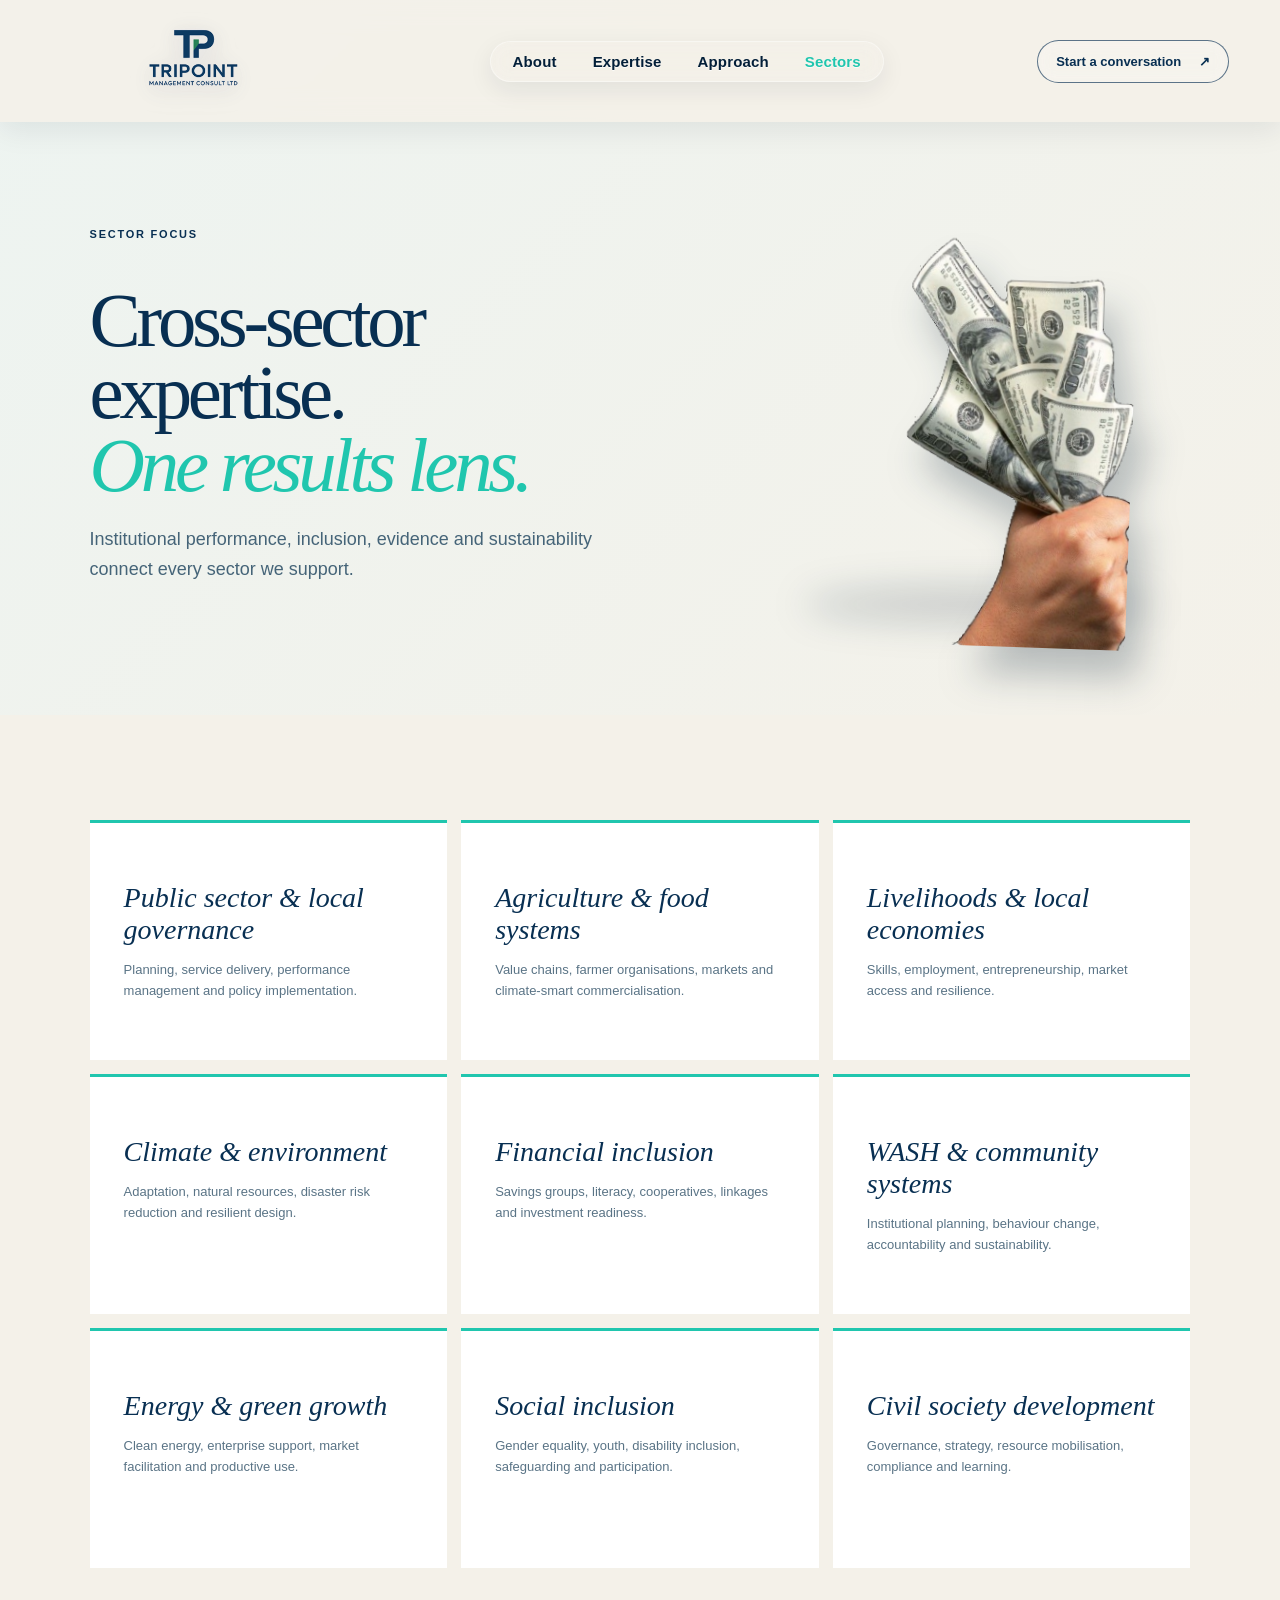
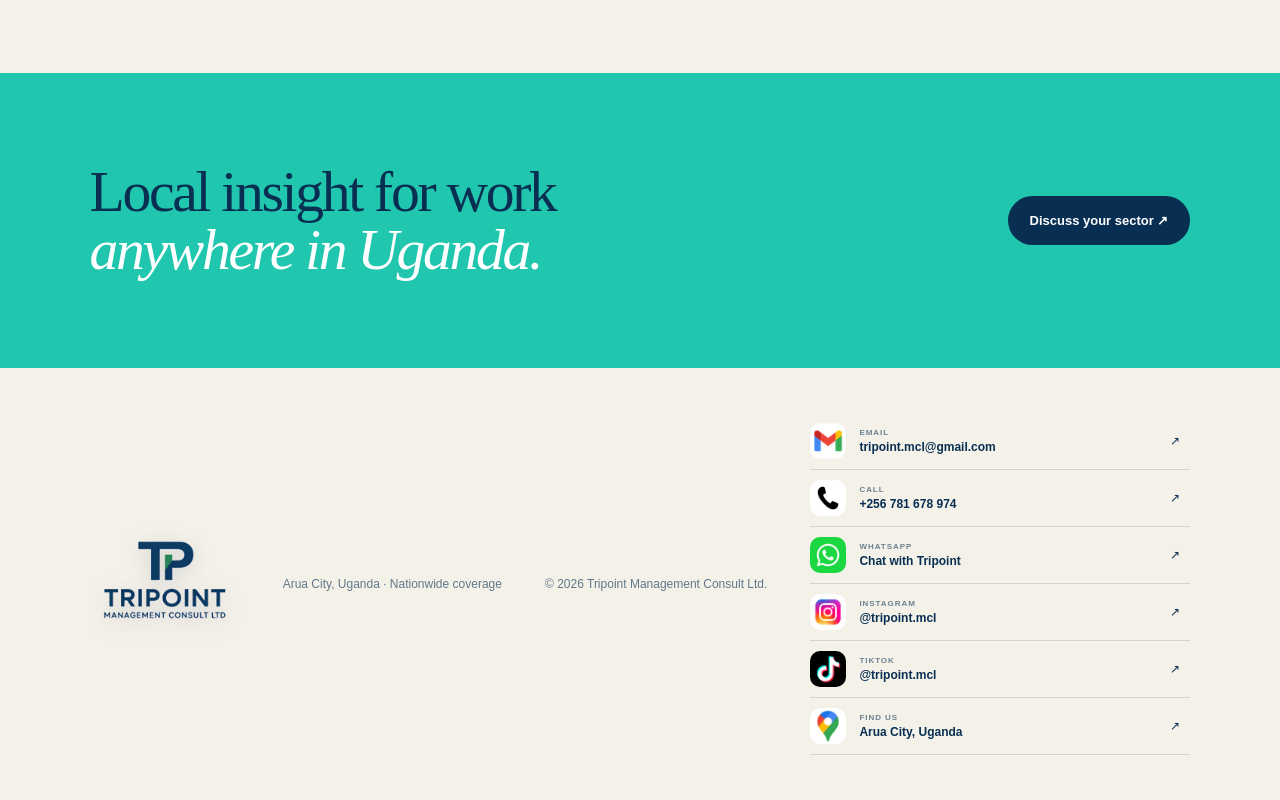
<file: sectors.html>
<!doctype html><html lang="en"><head><meta charset="UTF-8"><meta name="viewport" content="width=device-width,initial-scale=1"><meta name="description" content="Sectors supported by Tripoint."><title>Sectors | Tripoint</title><link rel="stylesheet" href="styles.css"><script defer src="script.js"></script></head><body class="inner-page"><header class="site-header"><a class="brand" href="index.html"><img src="assets/tripoint-logo-transparent.png" alt="Tripoint"></a><nav class="desktop-nav"><a href="about.html">About</a><a href="expertise.html">Expertise</a><a href="approach.html">Approach</a><a class="active" href="sectors.html">Sectors</a></nav><a class="nav-cta" href="contact.html">Start a conversation <span>↗</span></a><button class="menu-toggle" aria-expanded="false" aria-controls="mobile-nav"><span></span><span></span><span></span></button><nav class="mobile-nav" id="mobile-nav"><a href="about.html">About</a><a href="expertise.html">Expertise</a><a href="approach.html">Approach</a><a href="sectors.html">Sectors</a><a href="contact.html">Contact</a></nav></header><main><section class="page-hero"><div class="reveal"><p class="section-kicker">Sector focus</p><h1>Cross-sector expertise.<br><em>One results lens.</em></h1><p>Institutional performance, inclusion, evidence and sustainability connect every sector we support.</p></div><div class="page-hero-art reveal"><img src="assets/capital-cutout.png" alt="Investment capital"></div></section><section class="page-section"><div class="sector-cards"><article><h3>Public sector & local governance</h3><p>Planning, service delivery, performance management and policy implementation.</p></article><article><h3>Agriculture & food systems</h3><p>Value chains, farmer organisations, markets and climate-smart commercialisation.</p></article><article><h3>Livelihoods & local economies</h3><p>Skills, employment, entrepreneurship, market access and resilience.</p></article><article><h3>Climate & environment</h3><p>Adaptation, natural resources, disaster risk reduction and resilient design.</p></article><article><h3>Financial inclusion</h3><p>Savings groups, literacy, cooperatives, linkages and investment readiness.</p></article><article><h3>WASH & community systems</h3><p>Institutional planning, behaviour change, accountability and sustainability.</p></article><article><h3>Energy & green growth</h3><p>Clean energy, enterprise support, market facilitation and productive use.</p></article><article><h3>Social inclusion</h3><p>Gender equality, youth, disability inclusion, safeguarding and participation.</p></article><article><h3>Civil society development</h3><p>Governance, strategy, resource mobilisation, compliance and learning.</p></article></div></section><section class="page-cta"><h2>Local insight for work<br><em>anywhere in Uganda.</em></h2><a class="button primary" href="contact.html">Discuss your sector ↗</a></section></main><footer class="simple-footer"><img src="assets/tripoint-logo-transparent.png" alt="Tripoint"><p>Arua City, Uganda · Nationwide coverage</p><p>© <span id="year"></span> Tripoint Management Consult Ltd.</p></footer></body></html>
</file>
<file: styles.css>
:root{--ink:#082f52;--ink-2:#071f35;--mint:#20c6ae;--paper:#f4f1e9;--white:#fff;--line:rgba(8,47,82,.15);--orange:#ef7554;--serif:Georgia,'Times New Roman',serif;--sans:Arial,Helvetica,sans-serif}*{box-sizing:border-box}html{scroll-behavior:smooth}body{margin:0;background:var(--paper);color:var(--ink);font-family:var(--sans);overflow-x:hidden}.noise{position:fixed;inset:0;pointer-events:none;z-index:99;opacity:.025;background-image:url("data:image/svg+xml,%3Csvg viewBox='0 0 140 140' xmlns='http://www.w3.org/2000/svg'%3E%3Cfilter id='n'%3E%3CfeTurbulence type='fractalNoise' baseFrequency='.9' numOctaves='3' stitchTiles='stitch'/%3E%3C/filter%3E%3Crect width='100%25' height='100%25' filter='url(%23n)' opacity='.8'/%3E%3C/svg%3E")}.site-header{height:90px;padding:12px 4vw;display:flex;align-items:center;justify-content:space-between;border-bottom:1px solid var(--line);position:absolute;top:0;left:0;width:100%;z-index:20}.brand{background:white;border-radius:4px;padding:8px 12px;display:block}.brand img{width:120px;height:50px;object-fit:contain;display:block}.desktop-nav{display:flex;gap:36px}.desktop-nav a,.nav-cta,.mobile-nav a{color:var(--ink);text-decoration:none;font-size:13px;font-weight:700}.nav-cta{border:1px solid var(--ink);border-radius:99px;padding:13px 18px}.nav-cta span,.button span{margin-left:14px}.menu-toggle,.mobile-nav{display:none}.hero{min-height:810px;padding:150px 5vw 42px;position:relative;display:grid;grid-template-columns:1fr 1fr;align-items:center;background:radial-gradient(circle at 83% 20%,rgba(32,198,174,.12),transparent 26%),var(--paper)}.hero-copy{z-index:3}.eyebrow,.section-kicker{text-transform:uppercase;font-size:11px;letter-spacing:.16em;font-weight:800}.eyebrow span{width:28px;height:2px;display:inline-block;background:var(--mint);vertical-align:middle;margin-right:10px}.hero h1,.section h2{font:400 clamp(58px,6vw,98px)/.92 var(--serif);letter-spacing:-.055em;margin:25px 0}.hero h1 em,.section h2 em{font-weight:400;color:var(--mint)}.hero-lede{max-width:550px;font-size:18px;line-height:1.7;color:#385a72}.hero-actions{display:flex;align-items:center;gap:32px;margin-top:38px}.button{padding:17px 22px;border-radius:99px;text-decoration:none;font-size:13px;font-weight:800}.primary{background:var(--ink);color:white}.text-link{color:var(--ink);text-decoration:none;font-size:13px;font-weight:800;border-bottom:1px solid currentColor;padding-bottom:5px}.text-link span{margin-left:14px}.hero-art{height:570px;position:relative}.hero-orbit{position:absolute;border:1px solid rgba(8,47,82,.18);border-radius:50%}.orbit-one{width:470px;height:470px;top:30px;left:50px}.orbit-two{width:300px;height:300px;top:110px;left:140px}.image-tile{position:absolute;margin:0;overflow:hidden;box-shadow:0 30px 80px rgba(7,31,53,.18)}.image-tile img{width:100%;height:100%;object-fit:cover}.tile-main{width:390px;height:480px;right:12px;top:25px;border-radius:180px 180px 18px 18px}.tile-growth{width:175px;height:220px;left:22px;bottom:28px;border:9px solid var(--paper);transform:rotate(-5deg)}.floating-card{position:absolute;background:var(--white);padding:18px 22px;box-shadow:0 20px 60px rgba(7,31,53,.13);z-index:3}.floating-card small{display:block;color:var(--mint);font-weight:bold}.floating-card strong{font:italic 28px var(--serif)}.floating-card p{font-size:11px;margin:4px 0 0;color:#547085}.card-insight{top:38px;left:10px;transform:rotate(-3deg)}.card-impact{right:-20px;bottom:28px;transform:rotate(3deg)}.stamp{position:absolute;z-index:4;right:270px;top:238px;width:122px;height:122px;border-radius:50%;background:var(--mint);display:grid;place-content:center;text-align:center;font:700 13px/1.25 var(--sans);transform:rotate(8deg)}.stamp span{font:italic 20px var(--serif)}.hero-footer{position:absolute;bottom:26px;left:5vw;right:5vw;border-top:1px solid var(--line);padding-top:18px;display:flex;gap:55px;align-items:center;font-size:11px;text-transform:uppercase;letter-spacing:.08em}.hero-footer p{margin:0}.hero-footer a{margin-left:auto;color:var(--ink);text-decoration:none}.section{padding:110px 6vw}.section-kicker{margin-bottom:45px}.statement-grid{display:grid;grid-template-columns:1.6fr .8fr;gap:9vw}.statement h2{font-size:clamp(48px,5.6vw,84px);margin:0}.statement-copy{font-size:16px;line-height:1.8;color:#48657a}.statement-copy p:first-child{font-size:19px;color:var(--ink)}.principles{display:grid;grid-template-columns:repeat(3,1fr);margin-top:80px;border-top:1px solid var(--line)}.principles article{padding:28px;border-right:1px solid var(--line)}.principles article:first-child{padding-left:0}.principles span,.why-grid span{color:var(--mint);font-size:12px}.principles h3{font:italic 34px var(--serif);margin:32px 0 8px}.principles p{color:#607889;font-size:13px}.services,.sectors{background:var(--ink-2);color:white}.services-heading{display:flex;justify-content:space-between;align-items:end;border-bottom:1px solid rgba(255,255,255,.15);padding-bottom:55px}.section-kicker.light{color:#86a4b9}.services-heading h2,.sector-title h2{font-size:clamp(50px,5vw,78px);margin:0}.services-heading>p{max-width:400px;color:#a9bdcb;line-height:1.7}.service-item{display:grid;grid-template-columns:65px 1fr 50px;gap:20px;padding:30px 5px;border-bottom:1px solid rgba(255,255,255,.14);align-items:center;transition:.3s}.service-item:hover{padding-left:18px;background:rgba(255,255,255,.04)}.service-no{color:var(--mint);font-size:11px}.service-item h3{font:400 30px var(--serif);margin:0}.service-item p{color:#94abbb;margin:7px 0 0}.service-arrow{border:1px solid rgba(255,255,255,.3);width:42px;height:42px;border-radius:50%;display:grid;place-items:center}.approach{display:grid;grid-template-columns:.9fr .7fr;gap:7vw}.approach-intro h2{font-size:clamp(50px,5vw,76px)}.approach-intro>p{line-height:1.7;color:#526d80;max-width:480px}.approach-visual{position:relative;height:430px;background:white;overflow:hidden;transform:rotate(2deg)}.approach-visual img{width:100%;height:100%;object-fit:cover;mix-blend-mode:multiply}.visual-label{position:absolute;right:18px;bottom:18px;background:var(--mint);padding:16px;font:italic 20px var(--serif)}.steps{grid-column:1/-1;display:grid;grid-template-columns:repeat(6,1fr);border-top:1px solid var(--line);margin-top:45px}.steps article{padding:28px 18px 10px;border-right:1px solid var(--line);min-height:190px}.steps article.active{background:var(--ink);color:white}.steps span{font-size:11px;color:var(--mint)}.steps h3{font:italic 25px var(--serif);margin:35px 0 10px}.steps p{font-size:12px;line-height:1.5;color:#60788a}.steps .active p{color:#a8bdcc}.sector-layout{display:grid;grid-template-columns:.8fr 1.2fr;gap:9vw}.sector-title p{color:#9fb4c2;line-height:1.7;max-width:430px}.sector-cloud{display:flex;flex-wrap:wrap;align-content:center;gap:12px}.sector-cloud span{border:1px solid rgba(255,255,255,.28);border-radius:99px;padding:15px 19px;font-size:13px}.sector-cloud span:nth-child(3n+1){background:var(--mint);color:var(--ink);border-color:var(--mint)}.sector-collage{margin-top:75px;display:grid;grid-template-columns:1fr .75fr .85fr;height:390px;gap:12px}.sector-collage figure{margin:0;overflow:hidden}.sector-collage img{width:100%;height:100%;object-fit:cover}.sector-collage figure:first-child img{mix-blend-mode:screen}.collage-note{background:var(--paper);color:var(--ink);padding:34px;display:flex;flex-direction:column;justify-content:center}.collage-note span{font-size:11px;text-transform:uppercase;letter-spacing:.15em;color:var(--orange)}.collage-note strong{font:italic 34px/1.05 var(--serif);margin:30px 0 15px}.collage-note p{font-size:12px;line-height:1.5}.why{display:grid;grid-template-columns:.8fr 1.2fr;gap:9vw}.why-copy h2{font-size:clamp(48px,5vw,74px)}.why-grid{display:grid;grid-template-columns:1fr 1fr}.why-grid article{padding:32px;border-bottom:1px solid var(--line);border-left:1px solid var(--line)}.why-grid h3{font:italic 28px var(--serif);margin:30px 0 10px}.why-grid p{color:#5c7587;font-size:13px;line-height:1.6}.contact{background:var(--mint);display:grid;grid-template-columns:.8fr 1fr;gap:8vw;align-items:center}.contact-art{height:500px;position:relative;background:white;overflow:hidden}.contact-art img{width:100%;height:100%;object-fit:cover;mix-blend-mode:multiply}.contact-badge{position:absolute;right:18px;bottom:18px;background:var(--ink);color:white;width:150px;height:150px;border-radius:50%;display:grid;place-content:center;text-align:center;font:italic 22px/1.2 var(--serif);transform:rotate(-5deg)}.contact-copy h2{font-size:clamp(50px,5vw,78px)}.contact-copy h2 em{color:white}.contact-copy>p{max-width:520px;line-height:1.7}.contact-links{margin-top:38px;border-top:1px solid rgba(8,47,82,.3)}.contact-links a{display:grid;grid-template-columns:90px 1fr 30px;align-items:center;padding:19px 0;border-bottom:1px solid rgba(8,47,82,.3);color:var(--ink);text-decoration:none}.contact-links small{text-transform:uppercase;letter-spacing:.12em}.placeholder-note{display:block;margin-top:15px;opacity:.65}footer{padding:55px 5vw 30px;background:var(--paper);display:grid;grid-template-columns:1.4fr 1fr 1fr 1.2fr;gap:30px;align-items:start}footer img{width:130px}footer small{text-transform:uppercase;letter-spacing:.13em;font-size:9px;color:#6b8190}footer p{font-size:12px;line-height:1.6}.footer-end{text-align:right}.footer-end a{color:var(--ink);text-decoration:none;font-weight:bold}.reveal{opacity:0;transform:translateY(22px);transition:opacity .75s ease,transform .75s ease}.reveal.visible{opacity:1;transform:none}
@media(max-width:900px){.desktop-nav,.nav-cta{display:none}.menu-toggle{display:flex;background:none;border:0;flex-direction:column;gap:6px;padding:12px}.menu-toggle span{width:26px;height:2px;background:var(--ink)}.mobile-nav{display:flex;position:absolute;top:78px;left:4vw;right:4vw;background:var(--ink);padding:25px;flex-direction:column;gap:20px;transform:scaleY(0);transform-origin:top;opacity:0;transition:.25s}.mobile-nav.open{transform:scaleY(1);opacity:1}.mobile-nav a{color:white}.hero{grid-template-columns:1fr;padding-top:135px}.hero-art{margin-top:35px}.hero-footer{display:none}.statement-grid,.approach,.sector-layout,.why,.contact{grid-template-columns:1fr}.steps{grid-template-columns:repeat(3,1fr)}.sector-collage{grid-template-columns:1fr 1fr;height:auto}.sector-collage figure{height:330px}.collage-note{grid-column:1/-1}.services-heading{align-items:start;gap:30px}.services-heading,.hero-actions{flex-direction:column}.why-grid{margin-top:0}footer{grid-template-columns:1fr 1fr}.footer-end{text-align:left}}
@media(max-width:600px){.site-header{height:78px}.brand img{width:92px;height:38px}.hero{padding:115px 22px 50px;min-height:auto}.hero h1{font-size:53px}.hero-art{height:470px}.tile-main{width:77%;height:380px}.tile-growth{width:145px;height:180px;left:-5px}.card-insight{display:none}.card-impact{right:0}.stamp{right:auto;left:10px;top:205px}.section{padding:78px 22px}.section h2{font-size:47px}.statement-grid{gap:35px}.principles{grid-template-columns:1fr}.principles article{border-right:0;border-bottom:1px solid var(--line);padding-left:0}.services-heading h2,.sector-title h2{font-size:47px}.services-heading>p{margin:0}.service-item{grid-template-columns:40px 1fr 35px}.service-item h3{font-size:23px}.service-item p{font-size:12px}.service-arrow{width:34px;height:34px}.approach-visual{height:360px}.steps{grid-template-columns:1fr 1fr}.steps article{min-height:170px}.sector-collage{display:block}.sector-collage figure{height:280px;margin-bottom:12px}.why-grid{grid-template-columns:1fr}.why-grid article{border-left:0;padding-left:0}.contact-art{height:360px}.contact-copy h2{font-size:48px}.contact-links a{grid-template-columns:65px 1fr 20px}.contact-links strong{font-size:13px}footer{grid-template-columns:1fr}.footer-end{text-align:left}}
@media(prefers-reduced-motion:reduce){html{scroll-behavior:auto}.reveal{opacity:1;transform:none;transition:none}}

/* Transparent cutouts and dimensional collage treatment */
.brand{background:transparent;padding:0}.brand img{width:145px;height:60px;filter:drop-shadow(0 5px 12px rgba(7,31,53,.16))}
.tile-main{width:335px;height:430px;right:10px;top:30px;opacity:.72}
.tile-growth{display:none}
.hero-cutout{position:absolute;z-index:3;object-fit:contain;filter:drop-shadow(0 30px 24px rgba(7,31,53,.3));transform-origin:center bottom}
.hero-consultant{width:340px;height:400px;right:175px;bottom:5px;transform:rotate(-4deg)}
.hero-capital{width:225px;height:310px;right:-65px;bottom:-12px;transform:rotate(9deg)}
.approach-visual{background:linear-gradient(145deg,#dff8f2,#fff);isolation:isolate}
.approach-visual:after{content:'';position:absolute;left:14%;right:12%;bottom:25px;height:30px;border-radius:50%;background:rgba(7,31,53,.2);filter:blur(18px);z-index:-1}
.approach-visual img{width:115%;height:112%;object-fit:contain;mix-blend-mode:normal;position:relative;z-index:2;filter:drop-shadow(18px 24px 15px rgba(7,31,53,.24));transform:translate(-6%,3%) rotate(-2deg)}
.depth-disc{position:absolute;width:330px;height:330px;border-radius:50%;background:var(--mint);right:-50px;top:45px;box-shadow:-22px 24px 0 rgba(8,47,82,.12);z-index:0}
.cutout-stage{position:relative;isolation:isolate;overflow:visible!important;background:radial-gradient(circle at 45% 45%,rgba(32,198,174,.2),transparent 56%)}
.cutout-stage:after{content:'';position:absolute;left:15%;right:15%;bottom:5%;height:28px;background:#0008;border-radius:50%;filter:blur(18px);z-index:-1}
.cutout-stage img{position:absolute;width:108%;height:112%;object-fit:contain;filter:drop-shadow(12px 24px 16px rgba(0,0,0,.36));z-index:2}
.stage-project img{left:-5%;top:-5%;transform:rotate(-6deg)}
.stage-capital img{left:4%;top:-7%;transform:rotate(8deg) scale(1.06)}
.stage-ring{position:absolute;width:245px;height:245px;border:42px solid var(--mint);border-radius:50%;left:18%;top:18%;transform:rotateX(66deg) rotateZ(-10deg);box-shadow:0 18px 0 rgba(0,0,0,.15);z-index:1}
.stage-grid{position:absolute;inset:12%;background-image:linear-gradient(rgba(255,255,255,.11) 1px,transparent 1px),linear-gradient(90deg,rgba(255,255,255,.11) 1px,transparent 1px);background-size:28px 28px;transform:perspective(300px) rotateX(57deg);z-index:0}
.contact-art{background:linear-gradient(145deg,#f8f5ed,#dff8f2);isolation:isolate}
.contact-art:after{content:'';position:absolute;left:12%;right:12%;bottom:7%;height:30px;border-radius:50%;background:rgba(7,31,53,.22);filter:blur(16px);z-index:-1}
.contact-art img{width:105%;height:105%;object-fit:contain;mix-blend-mode:normal;position:relative;z-index:2;filter:drop-shadow(14px 28px 18px rgba(7,31,53,.25));transform:translate(-5%,-2%) rotate(-4deg)}
.contact-ring{position:absolute;border:1px solid rgba(8,47,82,.24);border-radius:50%;z-index:0}.contact-ring.one{width:330px;height:330px;left:10%;top:15%}.contact-ring.two{width:220px;height:220px;left:22%;top:26%;border-width:35px;border-color:rgba(32,198,174,.3)}
footer img{width:155px;filter:drop-shadow(0 5px 10px rgba(7,31,53,.13))}
@media(max-width:600px){.brand img{width:118px;height:48px}.hero-consultant{width:285px;height:340px;right:75px}.hero-capital{width:160px;height:240px;right:-50px}.tile-main{width:76%;height:350px}.stage-ring{width:190px;height:190px;left:12%;top:20%}}

/* Hero revision: handshake background with consultant kept beside the message */
.site-header{height:112px;border-bottom-color:rgba(8,47,82,.2)}
.brand img{width:205px;height:88px}
.hero{min-height:820px;background-image:linear-gradient(90deg,rgba(244,241,233,.97) 0%,rgba(244,241,233,.92) 37%,rgba(244,241,233,.52) 63%,rgba(244,241,233,.16) 100%),url('assets/1000597042.jpg');background-size:cover;background-position:center 46%;background-repeat:no-repeat}
.hero:after{content:'';position:absolute;inset:0;background:linear-gradient(180deg,transparent 68%,rgba(244,241,233,.84) 100%);pointer-events:none}
.hero-copy,.hero-art,.hero-footer{position:relative;z-index:2}
.hero-art{height:590px}
.hero-consultant{width:520px;height:570px;right:0;bottom:-18px;transform:rotate(-2deg);filter:drop-shadow(0 32px 25px rgba(7,31,53,.38))}
.orbit-one{width:510px;height:510px;left:5%;top:30px;border-color:rgba(8,47,82,.28);background:rgba(32,198,174,.08);backdrop-filter:blur(2px)}
.orbit-two{width:330px;height:330px;left:24%;top:120px;border-color:rgba(255,255,255,.55)}
.card-insight{top:85px;left:2%}.card-impact{right:-1%;bottom:38px}.stamp{right:auto;left:2%;top:300px}
.hero-footer{position:absolute}
@media(max-width:900px){.site-header{height:94px}.brand img{width:170px;height:70px}.hero{grid-template-columns:minmax(0,1.05fr) minmax(150px,.95fr);min-height:700px;padding:125px 4vw 36px;background-image:linear-gradient(90deg,rgba(244,241,233,.96) 0%,rgba(244,241,233,.82) 48%,rgba(244,241,233,.28) 100%),url('assets/1000597042.jpg')}.hero-art{height:490px;margin-top:0}.hero-consultant{width:380px;height:470px;right:-76px;bottom:-10px}.hero h1{font-size:clamp(45px,7.5vw,67px)}.hero-lede{font-size:15px;line-height:1.55;max-width:420px}.hero-actions{align-items:flex-start;gap:18px}.card-insight,.card-impact,.stamp{display:none}.orbit-one{width:360px;height:360px;left:-20px;top:70px}.orbit-two{width:230px;height:230px;left:35px;top:140px}}
@media(max-width:600px){.site-header{height:88px;padding:8px 18px}.brand img{width:158px;height:66px}.hero{grid-template-columns:minmax(0,1.08fr) minmax(118px,.72fr);min-height:620px;padding:110px 16px 25px 20px;align-items:center;background-position:58% center}.hero-copy{align-self:center}.hero h1{font-size:clamp(37px,10.5vw,49px);line-height:.94;margin:15px 0}.eyebrow{font-size:8px;line-height:1.5}.eyebrow span{width:18px;margin-right:6px}.hero-lede{font-size:12px;line-height:1.48;margin-right:-8px}.hero-actions{margin-top:22px}.hero-actions .text-link{display:none}.button{font-size:11px;padding:13px 14px}.hero-art{height:410px;align-self:center}.hero-consultant{width:285px;height:400px;right:-92px;bottom:0}.orbit-one{width:245px;height:245px;left:-35px;top:83px}.orbit-two{display:none}.hero-footer{display:none}}

/* Full-photo hero and strict mobile viewport containment */
html,body{width:100%;max-width:100%;overflow-x:clip}
.hero{overflow:hidden;background-image:linear-gradient(90deg,rgba(7,31,53,.86) 0%,rgba(7,31,53,.69) 42%,rgba(7,31,53,.3) 72%,rgba(7,31,53,.15) 100%),url('assets/1000597042.jpg')}
.hero:after{background:linear-gradient(180deg,rgba(7,31,53,.08) 55%,rgba(7,31,53,.62) 100%)}
.site-header{border-bottom-color:rgba(255,255,255,.3)}
.site-header .brand{background:rgba(255,255,255,.92);padding:5px 11px;border-radius:5px;box-shadow:0 10px 30px rgba(7,31,53,.18);backdrop-filter:blur(8px)}
.desktop-nav a,.nav-cta{color:#fff}.nav-cta{border-color:rgba(255,255,255,.7);background:rgba(7,31,53,.18);backdrop-filter:blur(8px)}
.hero-copy{color:#fff}.hero-lede{color:rgba(255,255,255,.86)}.hero .text-link{color:#fff}.hero-footer{color:#fff;border-top-color:rgba(255,255,255,.35)}.hero-footer a{color:#fff}
.orbit-one{background:rgba(32,198,174,.1);border-color:rgba(255,255,255,.42)}
@media(max-width:900px){.hero{background-image:linear-gradient(90deg,rgba(7,31,53,.9) 0%,rgba(7,31,53,.67) 50%,rgba(7,31,53,.2) 100%),url('assets/1000597042.jpg');overflow:hidden}.hero-copy,.hero-art{min-width:0;max-width:100%}.hero-art{overflow:visible}.menu-toggle span{background:#fff}.mobile-nav{left:16px;right:16px;width:auto}}
@media(max-width:600px){.site-header{max-width:100vw}.hero{width:100%;max-width:100vw;grid-template-columns:minmax(0,58%) minmax(0,42%);padding-left:18px;padding-right:0;background-position:55% center}.hero-copy{width:100%;min-width:0}.hero h1{font-size:clamp(34px,10vw,45px);overflow-wrap:normal}.hero-lede{margin-right:0}.hero-art{width:100%;min-width:0;overflow:visible}.hero-consultant{width:245px;height:360px;right:-72px;max-width:none}.orbit-one{width:210px;height:210px;left:-25px}.brand{max-width:165px}.brand img{width:155px;max-width:100%}.menu-toggle{flex:0 0 auto}}

/* Final hero positioning */
.hero-orbit{display:none}
.brand img{width:235px;height:94px}
.hero-consultant{bottom:34px}
@media(max-width:900px){.brand img{width:200px;height:78px}.hero-consultant{bottom:28px}}
@media(max-width:600px){.site-header .brand{max-width:190px}.brand img{width:180px;height:70px}.hero-consultant{bottom:30px}}

/* Project-management hero artwork */
.hero-consultant{width:485px;height:520px;right:2%;bottom:42px;border-radius:28px;object-fit:cover;transform:rotate(2deg);box-shadow:0 34px 70px rgba(0,0,0,.34);filter:none}
@media(max-width:900px){.hero-consultant{width:350px;height:400px;right:-28px;bottom:48px;border-radius:22px}}
@media(max-width:600px){.hero-consultant{width:205px;height:250px;right:-15px;bottom:88px;border-radius:16px;transform:rotate(1deg)}}

/* Lightened glass header with logo directly on the page */
.site-header{height:122px;background:linear-gradient(180deg,rgba(244,241,233,.86),rgba(244,241,233,.5));border-bottom-color:rgba(255,255,255,.42);backdrop-filter:blur(16px);-webkit-backdrop-filter:blur(16px)}
.site-header .brand{background:transparent;padding:0;border-radius:0;box-shadow:none;backdrop-filter:none}
.brand img{width:285px;height:108px;filter:drop-shadow(0 5px 9px rgba(255,255,255,.5)) drop-shadow(0 4px 10px rgba(7,31,53,.14))}
.desktop-nav a,.nav-cta{color:var(--ink)}.nav-cta{border-color:rgba(8,47,82,.65);background:rgba(255,255,255,.2)}
@media(max-width:900px){.site-header{height:106px}.brand img{width:245px;height:92px}.menu-toggle span{background:var(--ink)}}
@media(max-width:600px){.site-header{height:100px;padding:6px 16px}.site-header .brand{max-width:225px}.brand img{width:220px;height:84px}}

/* Transparent 3D project-management hero */
.hero-art{perspective:1000px;transform-style:preserve-3d}
.hero-art:after{content:'';position:absolute;width:390px;height:58px;right:5%;bottom:54px;border-radius:50%;background:rgba(0,0,0,.42);filter:blur(23px);transform:rotateX(68deg);z-index:1}
.hero-consultant{width:520px;height:545px;right:0;bottom:58px;border-radius:0;object-fit:contain;box-shadow:none;filter:drop-shadow(18px 32px 20px rgba(0,0,0,.5)) drop-shadow(-8px 10px 10px rgba(32,198,174,.16));transform:perspective(900px) rotateY(-9deg) rotateX(2deg) rotateZ(2deg) translateZ(34px);z-index:3}
@media(max-width:900px){.hero-art:after{width:285px;height:42px;right:-3%;bottom:67px}.hero-consultant{width:390px;height:430px;right:-35px;bottom:70px;filter:drop-shadow(13px 25px 15px rgba(0,0,0,.48));transform:perspective(800px) rotateY(-8deg) rotateZ(2deg) translateZ(24px)}}
@media(max-width:600px){.hero-art:after{width:180px;height:30px;right:-13px;bottom:115px;filter:blur(14px)}.hero-consultant{width:225px;height:280px;right:-20px;bottom:122px;filter:drop-shadow(9px 18px 10px rgba(0,0,0,.5));transform:perspective(650px) rotateY(-7deg) rotateZ(1deg) translateZ(16px)}}

/* Seamless blurred fade over the real hero image */
.site-header{background:transparent;border-bottom:0;backdrop-filter:none;-webkit-backdrop-filter:none}
.hero:before{content:'';position:absolute;z-index:1;left:-2%;right:-2%;top:-22px;height:245px;background-image:linear-gradient(rgba(244,241,233,.56),rgba(244,241,233,.28)),url('assets/1000597042.jpg');background-size:cover;background-position:center 46%;filter:blur(15px) brightness(1.17);transform:scale(1.035);pointer-events:none;-webkit-mask-image:linear-gradient(to bottom,#000 0%,#000 26%,rgba(0,0,0,.78) 48%,rgba(0,0,0,.28) 76%,transparent 100%);mask-image:linear-gradient(to bottom,#000 0%,#000 26%,rgba(0,0,0,.78) 48%,rgba(0,0,0,.28) 76%,transparent 100%)}
@media(max-width:900px){.hero:before{height:220px;filter:blur(14px) brightness(1.18)}}
@media(max-width:600px){.hero:before{top:-18px;height:195px;left:-5%;right:-5%;filter:blur(13px) brightness(1.2);-webkit-mask-image:linear-gradient(to bottom,#000 0%,rgba(0,0,0,.85) 36%,rgba(0,0,0,.3) 74%,transparent 100%);mask-image:linear-gradient(to bottom,#000 0%,rgba(0,0,0,.85) 36%,rgba(0,0,0,.3) 74%,transparent 100%)}}

/* Balanced mobile brand and three-line menu */
@media(max-width:600px){.site-header .brand{margin-left:-15px}.menu-toggle{margin-right:-4px;gap:5px}.menu-toggle span{width:28px;height:2px;border-radius:2px}}

/* Tighter mobile header and higher first-screen content */
@media(max-width:600px){.site-header .brand{margin-left:-32px}.hero{min-height:585px;padding-top:100px;align-items:start}.hero-copy{align-self:start;padding-top:18px}.hero-art{align-self:start;margin-top:0;height:390px}.hero-consultant{bottom:105px}.hero-art:after{bottom:98px}}

/* Strong mobile logo offset requested */
@media(max-width:600px){.site-header .brand{margin-left:-70px}}

/* Keep the existing header appearance fixed while scrolling */
.site-header{position:fixed;top:0;left:0;right:0}

/* Matching header surface after the page begins scrolling */
.site-header{transition:background-color .3s ease,box-shadow .3s ease,backdrop-filter .3s ease}
.site-header.scrolled{background:rgba(244,241,233,.94);box-shadow:0 10px 30px rgba(7,31,53,.1);backdrop-filter:blur(14px);-webkit-backdrop-filter:blur(14px)}

/* Higher-contrast desktop navigation */
.desktop-nav{padding:11px 22px;border:1px solid rgba(255,255,255,.42);border-radius:999px;background:rgba(244,241,233,.36);backdrop-filter:blur(10px);-webkit-backdrop-filter:blur(10px);box-shadow:0 8px 24px rgba(7,31,53,.08)}
.desktop-nav a{color:#031f38;font-size:15px;font-weight:800;letter-spacing:.01em;text-shadow:0 1px 0 rgba(255,255,255,.7)}

/* Updated hero background image */
.hero{background-image:linear-gradient(90deg,rgba(7,31,53,.86) 0%,rgba(7,31,53,.69) 42%,rgba(7,31,53,.3) 72%,rgba(7,31,53,.15) 100%),url('assets/hero-handshake-background.jpg');background-position:center center}
.hero:before{background-image:linear-gradient(rgba(244,241,233,.56),rgba(244,241,233,.28)),url('assets/hero-handshake-background.jpg');background-position:center center}
@media(max-width:900px){.hero{background-image:linear-gradient(90deg,rgba(7,31,53,.9) 0%,rgba(7,31,53,.67) 50%,rgba(7,31,53,.2) 100%),url('assets/hero-handshake-background.jpg')}}
@media(max-width:600px){.hero{background-position:52% center}.hero:before{background-position:52% center}}

/* Individual pages */
.inner-page{background:var(--paper)}.inner-page .site-header{background:rgba(244,241,233,.94);box-shadow:0 8px 28px rgba(7,31,53,.08);backdrop-filter:blur(14px)}.inner-page .desktop-nav a.active{color:var(--mint)}
.page-hero{min-height:690px;padding:175px 7vw 70px;display:grid;grid-template-columns:1.1fr .9fr;align-items:center;gap:6vw;background:linear-gradient(135deg,#edf4f1,var(--paper));overflow:hidden}.page-hero h1,.contact-page h1{font:400 clamp(58px,6vw,94px)/.94 var(--serif);letter-spacing:-.055em;margin:22px 0}.page-hero h1 em,.contact-page h1 em,.page-section h2 em,.page-cta h2 em{color:var(--mint);font-weight:400}.page-hero>div>p:last-child,.contact-page>div>p:last-child{font-size:18px;line-height:1.7;color:#456478;max-width:620px}.page-hero-art{height:470px;position:relative}.page-hero-art:after{content:'';position:absolute;left:16%;right:8%;bottom:5%;height:35px;border-radius:50%;background:rgba(7,31,53,.18);filter:blur(18px)}.page-hero-art img{width:100%;height:100%;object-fit:contain;position:relative;z-index:2;filter:drop-shadow(15px 28px 18px rgba(7,31,53,.25));transform:rotate(2deg)}
.page-section{padding:105px 7vw}.page-section.split{display:grid;grid-template-columns:1fr 1fr;gap:10vw}.page-section h2{font:400 clamp(46px,5vw,72px)/1 var(--serif);letter-spacing:-.04em;margin:20px 0}.prose{font-size:18px;line-height:1.8;color:#496679}.dark-panel{background:var(--ink-2);color:white}.value-grid,.compact-grid{display:grid;grid-template-columns:repeat(3,1fr);gap:1px;background:rgba(8,47,82,.14)}.dark-panel .value-grid,.dark-panel .compact-grid{background:rgba(255,255,255,.13)}.value-grid article,.compact-grid article{padding:38px;background:var(--paper)}.dark-panel .value-grid article,.dark-panel .compact-grid article{background:var(--ink-2)}.value-grid span,.service-cards span{color:var(--mint);font-size:12px}.value-grid h3,.compact-grid h3,.service-cards h3,.sector-cards h3{font:italic 28px var(--serif);margin:25px 0 12px}.value-grid p,.compact-grid p,.service-cards p,.sector-cards p{font-size:13px;line-height:1.65;color:#5a7486}.dark-panel p{color:#a9bdcb}
.service-cards,.sector-cards{display:grid;grid-template-columns:repeat(3,1fr);gap:14px}.service-cards article,.sector-cards article{background:white;padding:34px;min-height:240px;border-top:3px solid var(--mint);transition:.25s}.service-cards article:hover,.sector-cards article:hover{transform:translateY(-6px);box-shadow:0 18px 40px rgba(7,31,53,.1)}
.process-list{border-top:1px solid var(--line)}.process-list article{display:grid;grid-template-columns:80px 1fr;gap:25px;padding:34px 0;border-bottom:1px solid var(--line)}.process-list b{color:var(--mint)}.process-list h3{font:italic 34px var(--serif);margin:0 0 8px}.process-list p{margin:0;color:#587286;line-height:1.7}
.page-cta{padding:90px 7vw;background:var(--mint);display:flex;justify-content:space-between;align-items:center;gap:40px}.page-cta h2{font:400 clamp(42px,4.5vw,68px)/1 var(--serif);letter-spacing:-.04em;margin:0}.page-cta h2 em{color:white}.contact-page{min-height:760px;padding:190px 7vw 90px;display:grid;grid-template-columns:1fr .85fr;gap:9vw;align-items:center;background:linear-gradient(135deg,#edf4f1,var(--mint))}.contact-panel{background:var(--ink);color:white;padding:35px}.contact-panel>a,.contact-panel>div{display:grid;grid-template-columns:90px 1fr 25px;align-items:center;color:white;text-decoration:none;padding:22px 0;border-bottom:1px solid rgba(255,255,255,.2)}.contact-panel small{text-transform:uppercase;letter-spacing:.12em;color:#9eb5c4}.contact-panel strong{font-size:16px}.simple-footer{padding:45px 7vw;display:flex;align-items:center;justify-content:space-between;gap:30px;background:var(--paper)}.simple-footer img{width:150px}.simple-footer p{font-size:12px;color:#607889}.inner-page .reveal.visible{opacity:1}
@media(max-width:900px){.page-hero,.contact-page{grid-template-columns:1fr 1fr;padding-top:145px;min-height:620px}.page-hero h1,.contact-page h1{font-size:58px}.page-hero-art{height:380px}.service-cards,.sector-cards{grid-template-columns:1fr 1fr}.value-grid,.compact-grid{grid-template-columns:1fr 1fr}.page-section.split{grid-template-columns:1fr;gap:25px}}
@media(max-width:600px){.inner-page .site-header .brand{margin-left:-70px}.page-hero,.contact-page{grid-template-columns:58% 42%;padding:118px 16px 55px 20px;min-height:570px;gap:0;align-items:start}.page-hero h1,.contact-page h1{font-size:40px;margin:16px 0}.page-hero>div>p:last-child,.contact-page>div>p:last-child{font-size:12px;line-height:1.55}.page-hero-art{height:330px}.page-hero-art img{width:210px;max-width:none;position:absolute;right:-55px;top:18px}.page-section{padding:72px 22px}.page-section h2{font-size:44px}.service-cards,.sector-cards,.value-grid,.compact-grid{grid-template-columns:1fr}.service-cards article,.sector-cards article{min-height:auto}.process-list article{grid-template-columns:45px 1fr}.page-cta{padding:60px 22px;display:block}.page-cta h2{font-size:42px;margin-bottom:30px}.contact-panel{grid-column:1/-1;margin-top:30px;padding:24px}.contact-page{display:block}.simple-footer{padding:35px 22px;display:block}.simple-footer img{width:135px}.mobile-nav{top:100px}}

/* Transparent growth-support hero replacement */
.hero-consultant{width:535px;height:535px;object-fit:contain;transform:perspective(900px) rotateY(-7deg) rotateX(2deg) rotateZ(1deg) translateZ(34px)}
@media(max-width:900px){.hero-consultant{width:405px;height:405px;right:-25px;transform:perspective(800px) rotateY(-6deg) rotateZ(1deg) translateZ(24px)}}
@media(max-width:600px){.hero-consultant{width:235px;height:260px;right:-22px;transform:perspective(650px) rotateY(-5deg) rotateZ(1deg) translateZ(16px)}}

/* Golden growth-chart hero cutout */
.hero-consultant{width:550px;height:550px;filter:drop-shadow(16px 28px 18px rgba(0,0,0,.5)) drop-shadow(-6px 8px 10px rgba(255,184,0,.2))}
@media(max-width:900px){.hero-consultant{width:415px;height:415px}}
@media(max-width:600px){.hero-consultant{width:240px;height:270px}}

/* Homepage app-store download panel */
.app-downloads{flex:0 0 auto;width:336px;padding:11px 12px 12px;border:1px solid rgba(255,255,255,.55);border-radius:16px;background:rgba(7,31,53,.48);box-shadow:0 15px 38px rgba(7,31,53,.18);backdrop-filter:blur(12px)}
.app-downloads-heading{display:flex;align-items:center;justify-content:space-between;color:#fff;margin:0 2px 9px;font-size:11px}.app-downloads-heading span{color:var(--mint);font-size:8px;font-weight:800;letter-spacing:.12em;text-transform:uppercase}
.store-links{display:grid;grid-template-columns:1fr 1fr;gap:8px}.store-badge{height:50px;display:flex;align-items:center;gap:9px;padding:6px 10px;border:1px solid rgba(255,255,255,.28);border-radius:9px;background:#050505;color:#fff;text-decoration:none;box-shadow:0 5px 13px rgba(0,0,0,.22);cursor:default}.store-badge>span:last-child{display:flex;flex-direction:column;line-height:1}.store-badge small{font-size:7px;letter-spacing:.02em;margin-bottom:3px}.store-badge strong{font-size:14px;white-space:nowrap}.store-icon{flex:0 0 25px;width:25px;height:29px;display:block}.apple-icon{font:0/0 a;position:relative}.apple-icon:before{content:'';position:absolute;width:21px;height:22px;left:2px;bottom:1px;background:#fff;border-radius:45% 48% 48% 44%;clip-path:polygon(0 15%,34% 5%,50% 13%,66% 5%,100% 17%,91% 89%,65% 100%,50% 91%,34% 100%,9% 88%)}.apple-icon:after{content:'';position:absolute;width:8px;height:5px;top:0;left:13px;background:#fff;border-radius:100% 0 100% 0;transform:rotate(-25deg)}.play-icon{height:27px;background:conic-gradient(from 120deg at 30% 50%,#36c5f0 0 25%,#35d07f 0 50%,#ffd23f 0 75%,#ff4d5a 0);clip-path:polygon(0 0,100% 50%,0 100%)}
@media(max-width:1100px){.hero-actions{flex-wrap:wrap}.app-downloads{width:320px}}
@media(max-width:900px){.hero-actions{gap:13px}.app-downloads{width:300px}}
@media(max-width:600px){.hero-actions{width:calc(100vw - 38px);position:relative;z-index:7}.app-downloads{width:260px;padding:9px}.app-downloads-heading{font-size:10px}.store-links{gap:6px}.store-badge{height:44px;padding:5px 7px;gap:6px}.store-icon{flex-basis:20px;width:20px;height:24px}.apple-icon:before{width:18px;height:19px}.apple-icon:after{left:11px}.store-badge small{font-size:6px}.store-badge strong{font-size:11px}}

/* Responsive six-step approach grid */
.steps{width:100%;min-width:0}
.steps article{min-width:0;overflow-wrap:anywhere;border-bottom:1px solid var(--line)}
@media(max-width:1300px){.steps{grid-template-columns:repeat(3,minmax(0,1fr))}.steps article{min-height:180px}.steps article:nth-child(3n){border-right:0}}
@media(max-width:700px){.steps{grid-template-columns:repeat(2,minmax(0,1fr));margin-top:28px}.steps article{min-height:165px;padding:24px 16px}.steps article:nth-child(3n){border-right:1px solid var(--line)}.steps article:nth-child(2n){border-right:0}.steps h3{margin-top:25px}}
@media(max-width:420px){.steps{grid-template-columns:1fr}.steps article{min-height:0;padding:22px 18px;border-right:0}.steps article:nth-child(3n){border-right:0}.steps h3{margin:15px 0 8px;font-size:24px}}

/* Site-wide responsive and contact refinements */
img{max-width:100%}main,section,header,footer,.page-hero,.page-section,.contact-page{min-width:0}.statement-grid>*,.approach>*,.sector-layout>*,.why>*,.contact>*,.page-hero>*,.contact-page>*{min-width:0}
.hero-actions{display:grid;grid-template-columns:1fr;justify-items:start;gap:18px}.hero-action-links{display:flex;align-items:center;gap:32px}.app-downloads{justify-self:center;margin-right:8%;width:min(336px,100%)}
.icon-contact-links a{grid-template-columns:44px minmax(0,1fr) 24px;gap:13px}.icon-contact-links img,.contact-panel>a>img{width:38px;height:38px;border-radius:10px;object-fit:cover}.icon-contact-links a>span,.contact-panel>a>span{display:flex;min-width:0;flex-direction:column;gap:5px}.icon-contact-links strong,.contact-panel strong{overflow-wrap:anywhere}.icon-contact-links b,.contact-panel b{font-weight:400}
.social-links{display:flex;align-items:center;flex-wrap:wrap;gap:9px}.social-links a{display:flex;align-items:center;gap:7px;color:inherit;text-decoration:none}.social-links img,footer .social-links img,.simple-footer .social-links img{width:36px;height:36px;object-fit:cover;border-radius:10px;filter:none}.contact-socials{margin-top:18px}.contact-socials a{font-size:11px;font-weight:800}.contact-panel-socials{display:flex!important;grid-template-columns:1fr!important;gap:12px;padding-top:22px!important}.contact-panel-socials>span{font-size:10px;letter-spacing:.12em;text-transform:uppercase;color:#9eb5c4}.contact-panel-socials .social-links{display:flex}.contact-panel-socials .social-links a{padding:0;border:0;display:block}.contact-panel-socials .social-links img{width:38px;height:38px}
.footer-contact,.simple-footer-contact{display:flex;flex-direction:column;gap:8px}.footer-contact a,.simple-footer a{color:var(--ink);text-decoration:none;font-size:12px;font-weight:700}.footer-socials{justify-content:center}.simple-footer{flex-wrap:wrap}.simple-footer>.footer-socials{flex:1 1 210px}.simple-footer>.footer-logo{flex:0 0 auto}
@media(max-width:1100px){footer{grid-template-columns:repeat(2,minmax(0,1fr))}.footer-end{text-align:left}.hero-actions{justify-items:center}.hero-action-links{width:100%;justify-content:flex-start}.app-downloads{margin-right:0}}
@media(max-width:900px){.service-cards,.sector-cards{grid-template-columns:repeat(2,minmax(0,1fr))}.value-grid,.compact-grid{grid-template-columns:repeat(2,minmax(0,1fr))}.sector-collage{width:100%}.contact-panel{min-width:0}.contact-panel>a{grid-template-columns:42px minmax(0,1fr) 20px;gap:12px}.simple-footer{align-items:flex-start}}
@media(max-width:600px){.hero-action-links{gap:14px;align-items:center}.hero-actions .button{white-space:normal}.app-downloads{justify-self:center}.service-cards,.sector-cards,.value-grid,.compact-grid{grid-template-columns:1fr}.services-heading{width:100%}.service-item{min-width:0}.sector-cloud span{max-width:100%}.contact{overflow:hidden}.contact-links a{grid-template-columns:38px minmax(0,1fr) 18px;gap:10px}.contact-links strong{font-size:12px}.contact-socials a span{display:none}footer{grid-template-columns:1fr;gap:24px}.footer-socials{justify-content:flex-start}.simple-footer{display:grid;grid-template-columns:1fr;gap:18px}.simple-footer>.footer-socials{width:100%}.simple-footer>p{margin:0}.page-cta .button{display:inline-block}.process-list article{min-width:0}.process-list h3{font-size:29px}}
@media(max-width:420px){.hero-action-links{width:100%;justify-content:space-between}.hero-action-links .button{max-width:125px}.app-downloads{width:100%}.store-links{grid-template-columns:1fr 1fr}.store-badge strong{font-size:10px}.contact-panel{padding:20px}.contact-page h1,.page-hero h1{font-size:clamp(34px,10vw,40px)}.page-section h2{font-size:clamp(36px,11vw,44px)}}

/* Platform icons: vertical on larger screens, horizontal on phones */
.footer-socials,.contact-socials,.contact-panel-socials .social-links{display:flex;flex-direction:column;flex-wrap:nowrap;align-items:flex-start;justify-content:center;width:max-content;max-width:100%}
.footer-socials a,.contact-socials a,.contact-panel-socials .social-links a{flex:0 0 auto}
@media(max-width:600px){.footer-socials,.contact-socials,.contact-panel-socials .social-links{flex-direction:row;align-items:center;justify-content:flex-start}.social-links img,footer .social-links img,.simple-footer .social-links img{width:34px;height:34px}}

/* Responsive principle cards and sector pills */
@media(max-width:800px){.why-grid{grid-template-columns:1fr}.why-grid article{border-left:0;border-top:1px solid var(--line);padding:28px 0;min-width:0}.why-grid article:first-child{border-top:0}.why-grid h3{margin-top:18px}.sector-cloud{display:grid;grid-template-columns:repeat(2,minmax(0,1fr));width:100%;align-content:initial}.sector-cloud span{display:flex;align-items:center;justify-content:center;min-width:0;width:100%;text-align:center;line-height:1.35}}
@media(max-width:480px){.sector-cloud{grid-template-columns:1fr}.sector-cloud span{padding:13px 15px}.why-grid article{padding:24px 0}}

/* Match social/contact rows with full-width dividing lines */
.contact-socials{width:100%;max-width:none;gap:0}
.contact-socials a{display:grid;grid-template-columns:44px minmax(0,1fr) 24px;align-items:center;gap:13px;width:100%;padding:14px 0;border-bottom:1px solid rgba(8,47,82,.3)}
.contact-socials a>span{display:flex;min-width:0;flex-direction:column;gap:5px}.contact-socials small{text-transform:uppercase;letter-spacing:.12em;font-weight:400}.contact-socials strong{font-size:14px;overflow-wrap:anywhere}.contact-socials b{margin-left:auto;font-weight:400}
@media(max-width:600px){.contact-socials{width:max-content;gap:9px}.contact-socials a{display:flex;width:auto;padding:0;border-bottom:0}.contact-socials a>span,.contact-socials b{display:none}}

/* Transparent project-management artwork on the section background */
.contact-art{background:transparent}.contact-art img{object-fit:contain;mix-blend-mode:normal}

/* Detailed footer contact rows on larger screens */
.footer-socials{width:100%;max-width:380px;gap:0}.footer-socials a{display:grid;grid-template-columns:38px minmax(0,1fr) 20px;align-items:center;gap:11px;width:100%;padding:10px 0;border-bottom:1px solid var(--line);font-size:12px;white-space:normal}.footer-socials a>span{display:flex;min-width:0;flex-direction:column;gap:3px}.footer-socials small{font-size:8px;letter-spacing:.12em;text-transform:uppercase}.footer-socials strong{font-size:12px;overflow-wrap:anywhere}.footer-socials b{font-weight:400}
@media(max-width:600px){.footer-socials{max-width:100%;gap:8px}.footer-socials a{display:flex;width:auto;padding:0;border:0}.footer-socials a>span,.footer-socials b{display:none}}

/* Three-column homepage footer after removing duplicate contact block */
footer:not(.simple-footer){grid-template-columns:1.2fr 1.5fr 1fr}
@media(max-width:900px){footer:not(.simple-footer){grid-template-columns:1fr 1fr}.footer-end{grid-column:1/-1}}
@media(max-width:600px){footer:not(.simple-footer){grid-template-columns:1fr}.footer-end{grid-column:auto}}

/* Balanced Instagram and TikTok buttons in the contact panel */
.contact-panel-socials{align-items:flex-start}.contact-panel-socials .footer-socials{display:grid;grid-template-columns:repeat(2,minmax(0,1fr));width:100%;max-width:none;gap:12px}.contact-panel-socials .footer-socials a{display:flex;align-items:center;width:100%;padding:10px 12px;border:1px solid rgba(255,255,255,.18);border-radius:12px;background:rgba(255,255,255,.05)}.contact-panel-socials .footer-socials a>span{display:inline-block;color:#fff;font-size:12px;font-weight:700}.contact-panel-socials .footer-socials img{flex:0 0 38px}
@media(max-width:420px){.contact-panel-socials .footer-socials{gap:8px}.contact-panel-socials .footer-socials a{justify-content:center;padding:9px}.contact-panel-socials .footer-socials a>span{display:none}}

/* Mobile hero colour continuation into the following section */
@media(max-width:600px){.hero{box-shadow:0 130px 0 #082f52;margin-bottom:130px}}
</file>
